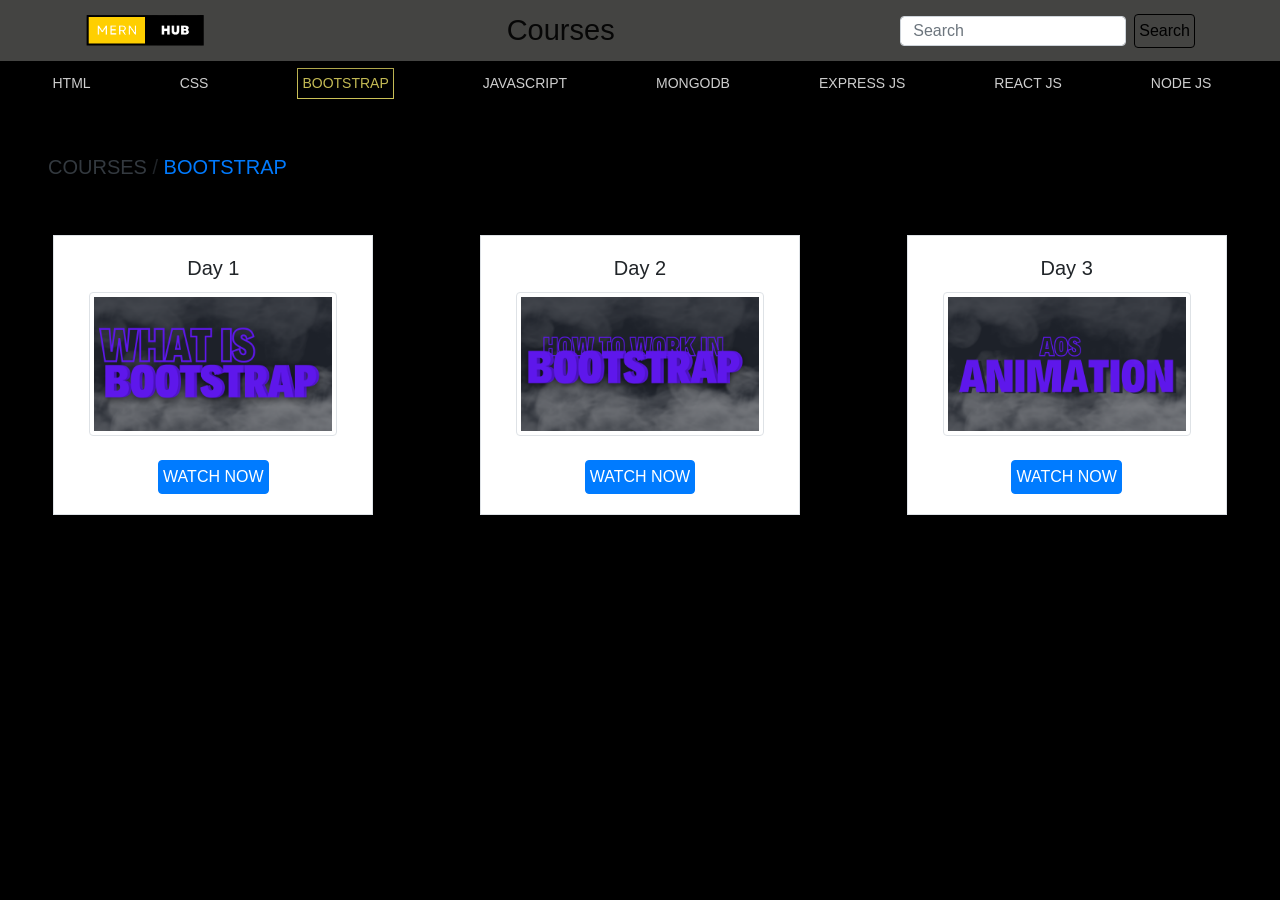
<file: courses/bootstrap.html>
<!DOCTYPE html>
<html lang="en">
<head>
  <meta charset="UTF-8">
  <meta name="viewport" content="width=device-width, initial-scale=1.0">
  <link rel="stylesheet" href="assets/css/bootstrap.min.css">
  <link rel="stylesheet" href="https://cdnjs.cloudflare.com/ajax/libs/font-awesome/6.4.2/css/all.min.css">
  <link rel="icon" href="images/bootstrap.png">
  <title>BOOTSTRAP</title>


  <style>
    body{
  margin: 0px;
  padding: 0px;
  box-sizing: border-box;
  background-color:black;
}
.navbaro{
  background-color: #444442 !important;
  font-size: 12px;
  box-shadow: rgba(0, 0, 0, 0.25) 0px 54px 55px, rgba(0, 0, 0, 0.12) 0px -12px 30px, rgba(0, 0, 0, 0.12) 0px 4px 6px, rgba(0, 0, 0, 0.17) 0px 12px 13px, rgba(0, 0, 0, 0.09) 0px -3px 5px;
}
.navbar-brand{
  color: white !important;
}
.form-control{
  height: 30px !important;
}
.coursefirst{
  font-size: 29px;
  padding: 0px;
}
.firstbtn{
  border-color: black !important;
  color: black !important;
}
.firstbtn:hover{
  color: white !important;
}
.first:focus{
  outline:none !important;
}
/* ---------------------------------------- navtwo */
.navtwoh{
  margin-top: 60px;
  background: black !important;
}
.brando{
  color: white !important;
  font-size: 14px;
}
.brando:hover{
  color: #F4E869 !important;

}
.scroll{
  display: flex ;
  justify-content: space-around ;
  width: 100vw;
}
.scroll .navtwospan{
  color: #F4E869 !important;
  border: 1px solid #F4E869;
  padding: 4px;
}
@media screen and (max-width: 1200px){
.scroll::-webkit-scrollbar {
    visibility: hidden ; 
  }
.scroll{
  display: flex;
  margin-left: 2vw;
  margin-right: 2vw;
  overflow-x: scroll;
  justify-content: start;
  gap: 12vw;
}

} 
  </style>


</head>
  <body>
    <section id="nav">
      <nav class="navbar navbaro navbar-expand-lg navbar-light bg-warning fixed-top">
      <div class="container">
        <a class="navbar-brand" href="#"><img src="images/mernhub-logo.png" alt="" width="120vw"></a>
        <button class="navbar-toggler" type="button" data-toggle="collapse" data-target="#navbarSupportedContent" aria-controls="navbarSupportedContent" aria-expanded="false" aria-label="Toggle navigation">
            <span class="navbar-toggler-icon"></span>
          </button>
        
          <div class="collapse navbar-collapse" id="navbarSupportedContent">
            <ul class="navbar-nav m-auto">
              <li class="nav-item active">
                <a class="nav-link coursefirst " href="courses.html">Courses<span class="sr-only">(current)</span></a>
              </li>
            </ul>
            <form class="form-inline my-2 my-lg-0">
              <input class="form-control outline-dark mr-sm-2 first" type="search" placeholder="Search" aria-label="Search">
              <button class="btn btn-outline-dark my-2 my-sm-0 p-1 firstbtn" type="submit">Search</button>
            </form>
          </div>
        </nav>
      </div>
    </section>
    <section id="navtwo">
      <!-- As a link -->
      <nav class="navbar navbar-light  navtwoh ">
        <div class=" scroll">
          <a class="navbar-brand brando " href="html.html">HTML</a>
          <a class="navbar-brand brando " href="css.html">CSS</a>
          <a class="navbar-brand brando navtwospan" href="bootstrap.html">BOOTSTRAP</a>
          <a class="navbar-brand brando " href="javascript.html">JAVASCRIPT</a>
          <a class="navbar-brand brando " href="mongodb.html">MONGODB</a>
          <a class="navbar-brand brando " href="express.html">EXPRESS JS</a>
          <a class="navbar-brand brando " href="react.html">REACT JS</a>
          <a class="navbar-brand brando " href="node.html">NODE JS</a>
        </div>
      </nav>
    </section>
    <section>
      <h5 class="pt-5 pl-5"><a class="text-dark" href="courses.html">COURSES</a> / <a  href="bootstrap.html">BOOTSTRAP</a></h5>
    </section>
    <section id="services">
      <div class="container-fluid">
        <div class="row  text-center justify-content-around">
          <div class="col-sm-12 col-lg-3 col-md-3 border  mt-5" style="background-color:white; box-shadow: rgba(0, 0, 0, 0.25) 0px 54px 55px, rgba(0, 0, 0, 0.12) 0px -12px 30px, rgba(0, 0, 0, 0.12) 0px 4px 6px, rgba(0, 0, 0, 0.17) 0px 12px 13px, rgba(0, 0, 0, 0.09) 0px -3px 5px;">
            <div class="card-body" >
            <h5 class="card-title">Day 1</h5>
            <img src="images/WHAT.png" class="img-thumbnail" alt="...">
            <a href="bootstrapb/oneb.html" class="btn btn-primary mt-4 p-1">WATCH NOW</a>
          </div>
          </div>
          <div class="col-sm-12 col-lg-3 col-md-3 border  mt-5" style="background-color:white; box-shadow: rgba(0, 0, 0, 0.25) 0px 54px 55px, rgba(0, 0, 0, 0.12) 0px -12px 30px, rgba(0, 0, 0, 0.12) 0px 4px 6px, rgba(0, 0, 0, 0.17) 0px 12px 13px, rgba(0, 0, 0, 0.09) 0px -3px 5px;">
            <div class="card-body">
            <h5 class="card-title">Day 2</h5>
            <img src="images/WHAT (1).png" class="img-thumbnail" alt="...">
            <a href="bootstrapb/twob.html" class="btn btn-primary mt-4 p-1">WATCH NOW</a>
          </div>
          </div>
          <div class="col-sm-12 col-lg-3 col-md-3 border  mt-5" style="background-color:white; box-shadow: rgba(0, 0, 0, 0.25) 0px 54px 55px, rgba(0, 0, 0, 0.12) 0px -12px 30px, rgba(0, 0, 0, 0.12) 0px 4px 6px, rgba(0, 0, 0, 0.17) 0px 12px 13px, rgba(0, 0, 0, 0.09) 0px -3px 5px;">
            <div class="card-body">
            <h5 class="card-title">Day 3</h5>
            <img src="images/WHAT (2).png" class="img-thumbnail" alt="...">
            <a href="bootstrapb/threeb.html" class="btn btn-primary mt-4 p-1">WATCH NOW</a>
          </div>
          </div>
        </div>
        </div>
      </div>
  
    </section>
  <script src="assets/js/jquery.min.js"></script>
  <script src="assets/js/bootstrap.bundle.min.js"></script>
</body>
</html>
</file>
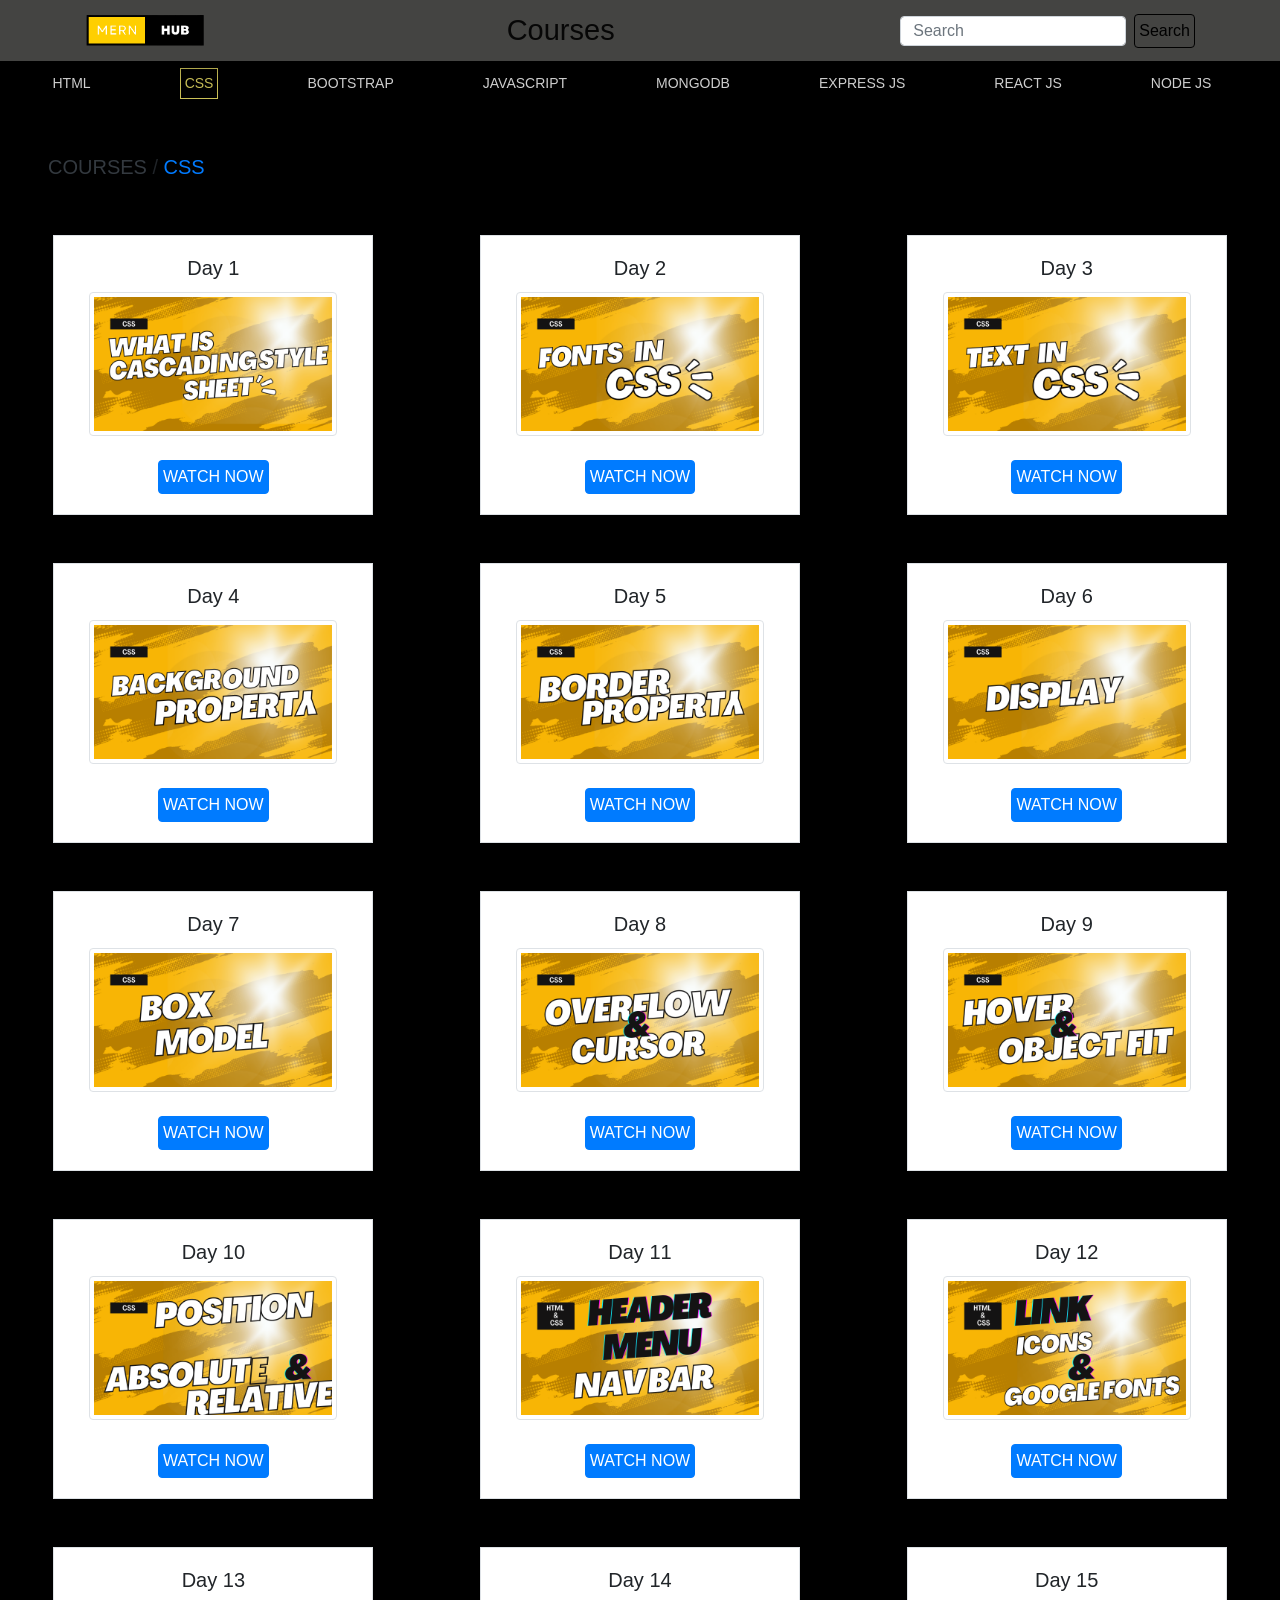
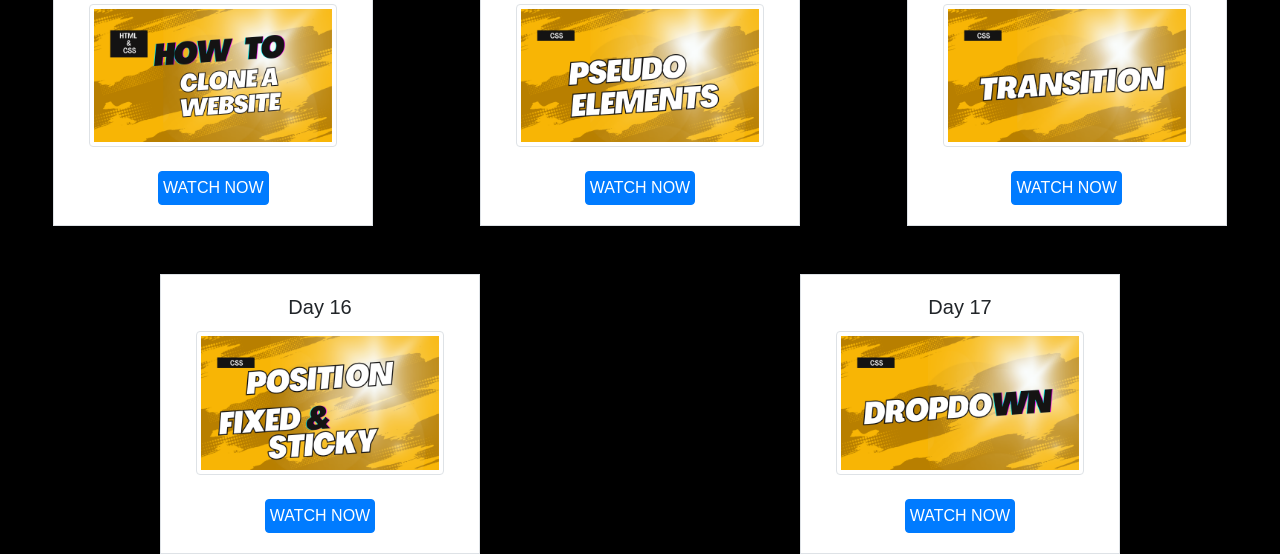
<file: courses/css.html>
<!DOCTYPE html>
<html lang="en">
<head>
  <meta charset="UTF-8">
  <meta name="viewport" content="width=device-width, initial-scale=1.0">
  <link rel="stylesheet" href="assets/css/bootstrap.min.css">
  <link rel="stylesheet" href="https://cdnjs.cloudflare.com/ajax/libs/font-awesome/6.4.2/css/all.min.css">
  <link rel="icon" href="images/css.png">
  <title>CSS</title>


  <style>
    body{
  margin: 0px;
  padding: 0px;
  box-sizing: border-box;
  background-color:black;
}
.navbaro{
  background-color: #444442 !important;
  font-size: 12px;
  box-shadow: rgba(0, 0, 0, 0.25) 0px 54px 55px, rgba(0, 0, 0, 0.12) 0px -12px 30px, rgba(0, 0, 0, 0.12) 0px 4px 6px, rgba(0, 0, 0, 0.17) 0px 12px 13px, rgba(0, 0, 0, 0.09) 0px -3px 5px;
}
.navbar-brand{
  color: white !important;
}
.form-control{
  height: 30px !important;
}
.coursefirst{
  font-size: 29px;
  padding: 0px;
}
.firstbtn{
  border-color: black !important;
  color: black !important;
}
.firstbtn:hover{
  color: white !important;
}
.first:focus{
  outline:none !important;
}
/* ---------------------------------------- navtwo */
.navtwoh{
  margin-top: 60px;
  background: black !important;
}
.brando{
  color: white !important;
  font-size: 14px;
}
.brando:hover{
  color: #F4E869 !important;

}
.scroll{
  display: flex ;
  justify-content: space-around ;
  width: 100vw;
}
.scroll .navtwospan{
  color: #F4E869 !important;
  border: 1px solid #F4E869;
  padding: 4px;
}
@media screen and (max-width: 1200px){
.scroll::-webkit-scrollbar {
    visibility: hidden ; 
  }
.scroll{
  display: flex;
  margin-left: 2vw;
  margin-right: 2vw;
  overflow-x: scroll;
  justify-content: start;
  gap: 12vw;
}

} 
  </style>


</head>
  <body>
    <section id="nav">
      <nav class="navbar navbaro navbar-expand-lg navbar-light bg-warning fixed-top">
      <div class="container">
        <a class="navbar-brand" href="#"><img src="images/mernhub-logo.png" alt="" width="120vw"></a>
        <button class="navbar-toggler" type="button" data-toggle="collapse" data-target="#navbarSupportedContent" aria-controls="navbarSupportedContent" aria-expanded="false" aria-label="Toggle navigation">
            <span class="navbar-toggler-icon"></span>
          </button>
        
          <div class="collapse navbar-collapse" id="navbarSupportedContent">
            <ul class="navbar-nav m-auto">
              <li class="nav-item active">
                <a class="nav-link coursefirst " href="courses.html">Courses<span class="sr-only">(current)</span></a>
              </li>
            </ul>
            <form class="form-inline my-2 my-lg-0">
              <input class="form-control outline-dark mr-sm-2 first" type="search" placeholder="Search" aria-label="Search">
              <button class="btn btn-outline-dark my-2 my-sm-0 p-1 firstbtn" type="submit">Search</button>
            </form>
          </div>
        </nav>
      </div>
    </section>
    <section id="navtwo">
      <!-- As a link -->
      <nav class="navbar navbar-light  navtwoh ">
        <div class=" scroll">
          <a class="navbar-brand brando " href="html.html">HTML</a>
          <a class="navbar-brand brando navtwospan" href="css.html">CSS</a>
          <a class="navbar-brand brando " href="bootstrap.html">BOOTSTRAP</a>
          <a class="navbar-brand brando " href="javascript.html">JAVASCRIPT</a>
          <a class="navbar-brand brando " href="mongodb.html">MONGODB</a>
          <a class="navbar-brand brando " href="express.html">EXPRESS JS</a>
          <a class="navbar-brand brando " href="react.html">REACT JS</a>
          <a class="navbar-brand brando " href="node.html">NODE JS</a>
        </div>
      </nav>
    </section>
    <section>
      <h5 class="pt-5 pl-5"><a class="text-dark" href="courses.html">COURSES</a> / <a  href="css.html">CSS</a></h5>
    </section>
    <section id="services">
      <div class="container-fluid">
        <div class="row  text-center justify-content-around">
          <div class="col-sm-12 col-lg-3 col-md-3 border  mt-5" style="background-color:white; box-shadow: rgba(0, 0, 0, 0.25) 0px 54px 55px, rgba(0, 0, 0, 0.12) 0px -12px 30px, rgba(0, 0, 0, 0.12) 0px 4px 6px, rgba(0, 0, 0, 0.17) 0px 12px 13px, rgba(0, 0, 0, 0.09) 0px -3px 5px;">
            <div class="card-body" >
            <h5 class="card-title">Day 1</h5>
            <img src="images/WHAT IS (6).png" class="img-thumbnail" alt="...">
            <a href="css/onec.html" class="btn btn-primary mt-4 p-1">WATCH NOW</a>
          </div>
          </div>
          <div class="col-sm-12 col-lg-3 col-md-3 border  mt-5" style="background-color:white; box-shadow: rgba(0, 0, 0, 0.25) 0px 54px 55px, rgba(0, 0, 0, 0.12) 0px -12px 30px, rgba(0, 0, 0, 0.12) 0px 4px 6px, rgba(0, 0, 0, 0.17) 0px 12px 13px, rgba(0, 0, 0, 0.09) 0px -3px 5px;">
            <div class="card-body">
            <h5 class="card-title">Day 2</h5>
            <img src="images/WHAT IS (7).png" class="img-thumbnail" alt="...">
            <a href="css/twoc.html" class="btn btn-primary mt-4 p-1">WATCH NOW</a>
          </div>
          </div>
          <div class="col-sm-12 col-lg-3 col-md-3 border  mt-5" style="background-color:white; box-shadow: rgba(0, 0, 0, 0.25) 0px 54px 55px, rgba(0, 0, 0, 0.12) 0px -12px 30px, rgba(0, 0, 0, 0.12) 0px 4px 6px, rgba(0, 0, 0, 0.17) 0px 12px 13px, rgba(0, 0, 0, 0.09) 0px -3px 5px;">
            <div class="card-body">
            <h5 class="card-title">Day 3</h5>
            <img src="images/WHAT IS (8).png" class="img-thumbnail" alt="...">
            <a href="css/threec.html" class="btn btn-primary mt-4 p-1">WATCH NOW</a>
          </div>
          </div>
        </div>
  
        <div class="row  text-center justify-content-around">
          <div class="col-sm-12 col-lg-3 col-md-3 border  mt-5" style="background-color:white; box-shadow: rgba(0, 0, 0, 0.25) 0px 54px 55px, rgba(0, 0, 0, 0.12) 0px -12px 30px, rgba(0, 0, 0, 0.12) 0px 4px 6px, rgba(0, 0, 0, 0.17) 0px 12px 13px, rgba(0, 0, 0, 0.09) 0px -3px 5px;">
            <div class="card-body" >
            <h5 class="card-title">Day 4</h5>
            <img src="images/WHAT IS (9).png" class="img-thumbnail" alt="...">
            <a href="css/fourc.html" class="btn btn-primary mt-4 p-1">WATCH NOW</a>
          </div>
          </div>
          <div class="col-sm-12 col-lg-3 col-md-3 border  mt-5" style="background-color:white; box-shadow: rgba(0, 0, 0, 0.25) 0px 54px 55px, rgba(0, 0, 0, 0.12) 0px -12px 30px, rgba(0, 0, 0, 0.12) 0px 4px 6px, rgba(0, 0, 0, 0.17) 0px 12px 13px, rgba(0, 0, 0, 0.09) 0px -3px 5px;">
            <div class="card-body">
            <h5 class="card-title">Day 5</h5>
            <img src="images/WHAT IS (10).png" class="img-thumbnail" alt="...">
            <a href="css/fivec.html" class="btn btn-primary mt-4 p-1">WATCH NOW</a>
          </div>
          </div>
          <div class="col-sm-12 col-lg-3 col-md-3 border  mt-5" style="background-color:white; box-shadow: rgba(0, 0, 0, 0.25) 0px 54px 55px, rgba(0, 0, 0, 0.12) 0px -12px 30px, rgba(0, 0, 0, 0.12) 0px 4px 6px, rgba(0, 0, 0, 0.17) 0px 12px 13px, rgba(0, 0, 0, 0.09) 0px -3px 5px;">
            <div class="card-body">
            <h5 class="card-title">Day 6</h5>
            <img src="images/WHAT IS (11).png" class="img-thumbnail" alt="...">
            <a href="css/sixc.html" class="btn btn-primary mt-4 p-1">WATCH NOW</a>
          </div>
          </div>
        </div>
  
        <div class="row  text-center justify-content-around">
          <div class="col-sm-12 col-lg-3 col-md-3 border  mt-5" style="background-color:white; box-shadow: rgba(0, 0, 0, 0.25) 0px 54px 55px, rgba(0, 0, 0, 0.12) 0px -12px 30px, rgba(0, 0, 0, 0.12) 0px 4px 6px, rgba(0, 0, 0, 0.17) 0px 12px 13px, rgba(0, 0, 0, 0.09) 0px -3px 5px;">
            <div class="card-body" >
            <h5 class="card-title">Day 7</h5>
            <img src="images/WHAT IS (12).png" class="img-thumbnail" alt="...">
            <a href="css/sevenc.html" class="btn btn-primary mt-4 p-1">WATCH NOW</a>
          </div>
          </div>
          <div class="col-sm-12 col-lg-3 col-md-3 border  mt-5" style="background-color:white; box-shadow: rgba(0, 0, 0, 0.25) 0px 54px 55px, rgba(0, 0, 0, 0.12) 0px -12px 30px, rgba(0, 0, 0, 0.12) 0px 4px 6px, rgba(0, 0, 0, 0.17) 0px 12px 13px, rgba(0, 0, 0, 0.09) 0px -3px 5px;">
            <div class="card-body">
            <h5 class="card-title">Day 8</h5>
            <img src="images/WHAT IS (13).png" class="img-thumbnail" alt="...">
            <a href="css/eightc.html" class="btn btn-primary mt-4 p-1">WATCH NOW</a>
          </div>
          </div>
          <div class="col-sm-12 col-lg-3 col-md-3 border  mt-5" style="background-color:white; box-shadow: rgba(0, 0, 0, 0.25) 0px 54px 55px, rgba(0, 0, 0, 0.12) 0px -12px 30px, rgba(0, 0, 0, 0.12) 0px 4px 6px, rgba(0, 0, 0, 0.17) 0px 12px 13px, rgba(0, 0, 0, 0.09) 0px -3px 5px;">
            <div class="card-body">
            <h5 class="card-title">Day 9</h5>
            <img src="images/WHAT IS (14).png" class="img-thumbnail" alt="...">
            <a href="css/ninec.html" class="btn btn-primary mt-4 p-1">WATCH NOW</a>
          </div>
          </div>
        </div>
  
        <div class="row  text-center justify-content-around">
          <div class="col-sm-12 col-lg-3 col-md-3 border  mt-5" style="background-color:white; box-shadow: rgba(0, 0, 0, 0.25) 0px 54px 55px, rgba(0, 0, 0, 0.12) 0px -12px 30px, rgba(0, 0, 0, 0.12) 0px 4px 6px, rgba(0, 0, 0, 0.17) 0px 12px 13px, rgba(0, 0, 0, 0.09) 0px -3px 5px;">
            <div class="card-body" >
            <h5 class="card-title">Day 10</h5>
            <img src="images/WHAT IS (15).png" class="img-thumbnail" alt="...">
            <a href="css/tenc.html" class="btn btn-primary mt-4 p-1">WATCH NOW</a>
          </div>
          </div>
          <div class="col-sm-12 col-lg-3 col-md-3 border  mt-5" style="background-color:white; box-shadow: rgba(0, 0, 0, 0.25) 0px 54px 55px, rgba(0, 0, 0, 0.12) 0px -12px 30px, rgba(0, 0, 0, 0.12) 0px 4px 6px, rgba(0, 0, 0, 0.17) 0px 12px 13px, rgba(0, 0, 0, 0.09) 0px -3px 5px;">
            <div class="card-body">
            <h5 class="card-title">Day 11</h5>
            <img src="images/WHAT IS (16).png" class="img-thumbnail" alt="...">
            <a href="css/elevenc.html" class="btn btn-primary mt-4 p-1">WATCH NOW</a>
          </div>
          </div>
          <div class="col-sm-12 col-lg-3 col-md-3 border  mt-5" style="background-color:white; box-shadow: rgba(0, 0, 0, 0.25) 0px 54px 55px, rgba(0, 0, 0, 0.12) 0px -12px 30px, rgba(0, 0, 0, 0.12) 0px 4px 6px, rgba(0, 0, 0, 0.17) 0px 12px 13px, rgba(0, 0, 0, 0.09) 0px -3px 5px;">
            <div class="card-body">
            <h5 class="card-title">Day 12</h5>
            <img src="images/WHAT IS (17).png" class="img-thumbnail" alt="...">
            <a href="css/twelvec.html" class="btn btn-primary mt-4 p-1">WATCH NOW</a>
          </div>
          </div>
        </div>
  
        <div class="row  text-center justify-content-around">
          <div class="col-sm-12 col-lg-3 col-md-3 border  mt-5" style="background-color:white; box-shadow: rgba(0, 0, 0, 0.25) 0px 54px 55px, rgba(0, 0, 0, 0.12) 0px -12px 30px, rgba(0, 0, 0, 0.12) 0px 4px 6px, rgba(0, 0, 0, 0.17) 0px 12px 13px, rgba(0, 0, 0, 0.09) 0px -3px 5px;">
            <div class="card-body" >
            <h5 class="card-title">Day 13</h5>
            <img src="images/WHAT IS (18).png" class="img-thumbnail" alt="...">
            <a href="css/thirdc.html" class="btn btn-primary mt-4 p-1">WATCH NOW</a>
          </div>
          </div>
          <div class="col-sm-12 col-lg-3 col-md-3 border  mt-5" style="background-color:white; box-shadow: rgba(0, 0, 0, 0.25) 0px 54px 55px, rgba(0, 0, 0, 0.12) 0px -12px 30px, rgba(0, 0, 0, 0.12) 0px 4px 6px, rgba(0, 0, 0, 0.17) 0px 12px 13px, rgba(0, 0, 0, 0.09) 0px -3px 5px;">
            <div class="card-body">
            <h5 class="card-title">Day 14</h5>
            <img src="images/WHAT IS (19).png" class="img-thumbnail" alt="...">
            <a href="css/fourthc.html" class="btn btn-primary mt-4 p-1">WATCH NOW</a>
          </div>
          </div>
          <div class="col-sm-12 col-lg-3 col-md-3 border  mt-5" style="background-color:white; box-shadow: rgba(0, 0, 0, 0.25) 0px 54px 55px, rgba(0, 0, 0, 0.12) 0px -12px 30px, rgba(0, 0, 0, 0.12) 0px 4px 6px, rgba(0, 0, 0, 0.17) 0px 12px 13px, rgba(0, 0, 0, 0.09) 0px -3px 5px;">
            <div class="card-body">
            <h5 class="card-title">Day 15</h5>
            <img src="images/WHAT IS (20).png" class="img-thumbnail" alt="...">
            <a href="css/fifthc.html" class="btn btn-primary mt-4 p-1">WATCH NOW</a>
          </div>
          </div>
        </div>
  
        <div class="row  text-center justify-content-around">
          <div class="col-sm-12 col-lg-3 col-md-3 border  mt-5" style="background-color:white; box-shadow: rgba(0, 0, 0, 0.25) 0px 54px 55px, rgba(0, 0, 0, 0.12) 0px -12px 30px, rgba(0, 0, 0, 0.12) 0px 4px 6px, rgba(0, 0, 0, 0.17) 0px 12px 13px, rgba(0, 0, 0, 0.09) 0px -3px 5px;">
            <div class="card-body" >
            <h5 class="card-title">Day 16</h5>
            <img src="images/WHAT IS (21).png" class="img-thumbnail" alt="...">
            <a href="css/sixthc.html" class="btn btn-primary mt-4 p-1">WATCH NOW</a>
          </div>
          </div>
          <div class="col-sm-12 col-lg-3 col-md-3 border  mt-5" style="background-color:white; box-shadow: rgba(0, 0, 0, 0.25) 0px 54px 55px, rgba(0, 0, 0, 0.12) 0px -12px 30px, rgba(0, 0, 0, 0.12) 0px 4px 6px, rgba(0, 0, 0, 0.17) 0px 12px 13px, rgba(0, 0, 0, 0.09) 0px -3px 5px;">
            <div class="card-body">
            <h5 class="card-title">Day 17</h5>
            <img src="images/WHAT IS (22).png" class="img-thumbnail" alt="...">
            <a href="css/seventhc.html" class="btn btn-primary mt-4 p-1">WATCH NOW</a>
          </div>
          </div>
        </div>

  
       
        </div>
      </div>
  
    </section>
  <script src="assets/js/jquery.min.js"></script>
  <script src="assets/js/bootstrap.bundle.min.js"></script>
</body>
</html>
</file>
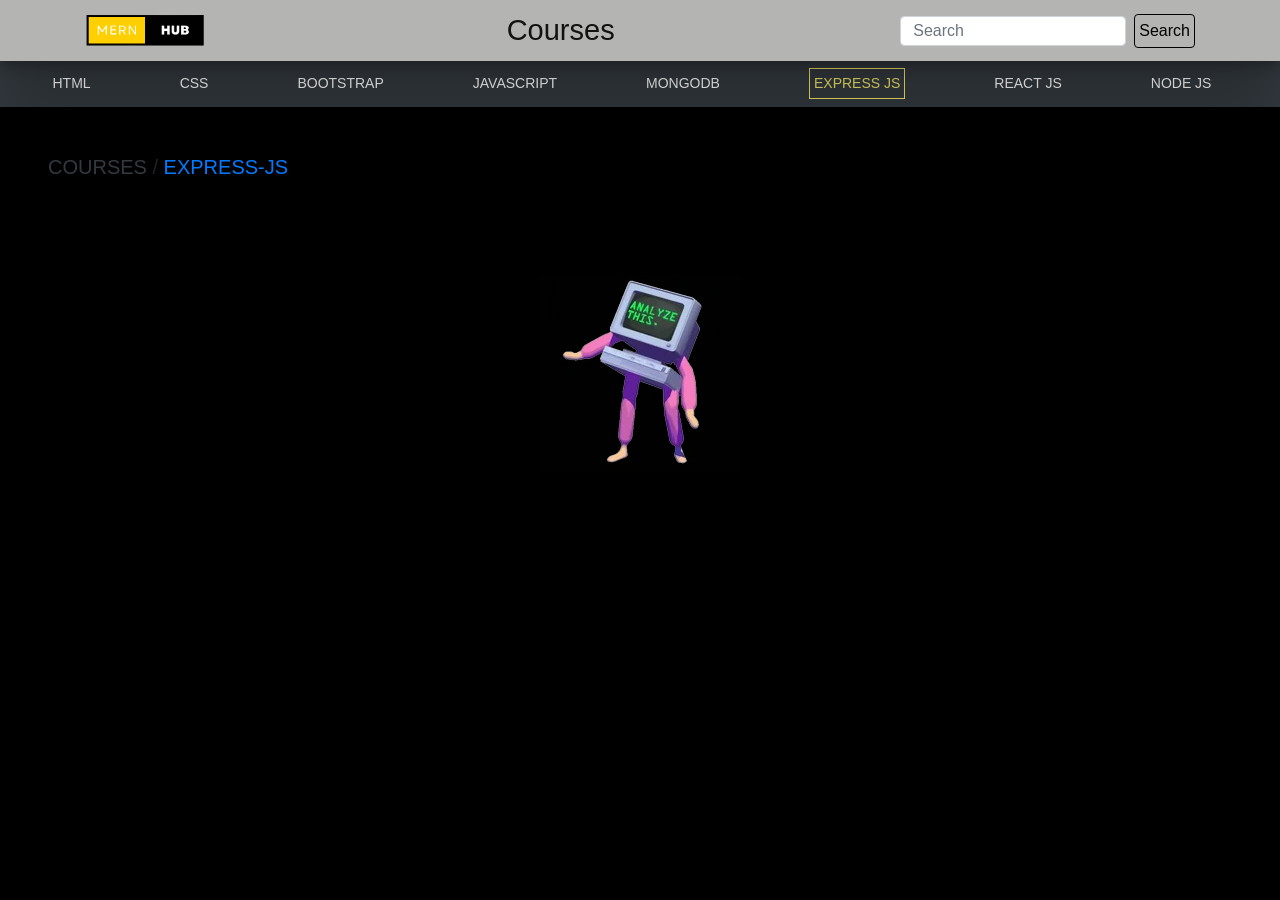
<file: courses/express.html>
<!DOCTYPE html>
<html lang="en">
<head>
  <meta charset="UTF-8">
  <meta name="viewport" content="width=device-width, initial-scale=1.0">
  <link rel="stylesheet" href="assets/css/bootstrap.min.css">
  <link rel="stylesheet" href="https://cdnjs.cloudflare.com/ajax/libs/font-awesome/6.4.2/css/all.min.css">
  <link rel="icon" href="images/express-js-logo-FA36FF1D3F-seeklogo.com.png">
  <title>EXPRESS-JS</title>


  <style>
    body{
  margin: 0px;
  padding: 0px;
  box-sizing: border-box;
  background-color:black;
}
.navbaro{
  background-color: #B4B4B3 !important;
  font-size: 12px;
  box-shadow: rgba(0, 0, 0, 0.25) 0px 54px 55px, rgba(0, 0, 0, 0.12) 0px -12px 30px, rgba(0, 0, 0, 0.12) 0px 4px 6px, rgba(0, 0, 0, 0.17) 0px 12px 13px, rgba(0, 0, 0, 0.09) 0px -3px 5px;
}
.navbar-brand{
  color: white !important;
}
.form-control{
  height: 30px !important;
}
.coursefirst{
  font-size: 29px;
  padding: 0px;
}
.firstbtn{
  border-color: black !important;
  color: black !important;
}
.firstbtn:hover{
  color: white !important;
}
.first:focus{
  outline:none !important;
}
/* ---------------------------------------- navtwo */
.navtwoh{
  margin-top: 60px;
}
.brando{
  color: white !important;
  font-size: 14px;
}
.brando:hover{
  color: #F4E869 !important;

}
.scroll{
  display: flex ;
  justify-content: space-around ;
  width: 100vw;
}
.scroll .navtwospan{
  color: #F4E869 !important;
  border: 1px solid #F4E869;
  padding: 4px;
}
@media screen and (max-width: 1200px){
.scroll::-webkit-scrollbar {
    visibility: hidden ; 
  }
.scroll{
  display: flex;
  margin-left: 2vw;
  margin-right: 2vw;
  overflow-x: scroll;
  justify-content: start;
  gap: 12vw;
}

} 
  </style>


</head>
  <body>
    <section id="nav">
      <nav class="navbar navbaro navbar-expand-lg navbar-light bg-warning fixed-top">
      <div class="container">
        <a class="navbar-brand" href="#"><img src="images/mernhub-logo.png" alt="" width="120vw"></a>
        <button class="navbar-toggler" type="button" data-toggle="collapse" data-target="#navbarSupportedContent" aria-controls="navbarSupportedContent" aria-expanded="false" aria-label="Toggle navigation">
            <span class="navbar-toggler-icon"></span>
          </button>
        
          <div class="collapse navbar-collapse" id="navbarSupportedContent">
            <ul class="navbar-nav m-auto">
              <li class="nav-item active">
                <a class="nav-link coursefirst " href="course.html">Courses<span class="sr-only">(current)</span></a>
              </li>
            </ul>
            <form class="form-inline my-2 my-lg-0">
              <input class="form-control outline-dark mr-sm-2 first" type="search" placeholder="Search" aria-label="Search">
              <button class="btn btn-outline-dark my-2 my-sm-0 p-1 firstbtn" type="submit">Search</button>
            </form>
          </div>
        </nav>
      </div>
    </section>
    <section id="navtwo">
      <!-- As a link -->
      <nav class="navbar navbar-light bg-dark navtwoh ">
        <div class=" scroll">
          <a class="navbar-brand brando " href="html.html">HTML</a>
          <a class="navbar-brand brando " href="css.html">CSS</a>
          <a class="navbar-brand brando " href="bootstrap.html">BOOTSTRAP</a>
          <a class="navbar-brand brando " href="javascript.html">JAVASCRIPT</a>
          <a class="navbar-brand brando " href="mongodb.html">MONGODB</a>
          <a class="navbar-brand brando navtwospan" href="express.html">EXPRESS JS</a>
          <a class="navbar-brand brando " href="react.html">REACT JS</a>
          <a class="navbar-brand brando " href="node.html">NODE JS</a>
        </div>
      </nav>
    </section>
    <section>
      <h5 class="pt-5 pl-5"><a class="text-dark" href="course.html">COURSES</a> / <a  href="express.html">EXPRESS-JS</a></h5>
    </section>
    <section class="text-center mt-5">
      <img src="images/200w.webp" alt="" class="mt-5">
    </section>
  <script src="assets/js/jquery.min.js"></script>
  <script src="assets/js/bootstrap.bundle.min.js"></script>
</body>
</html>
</file>
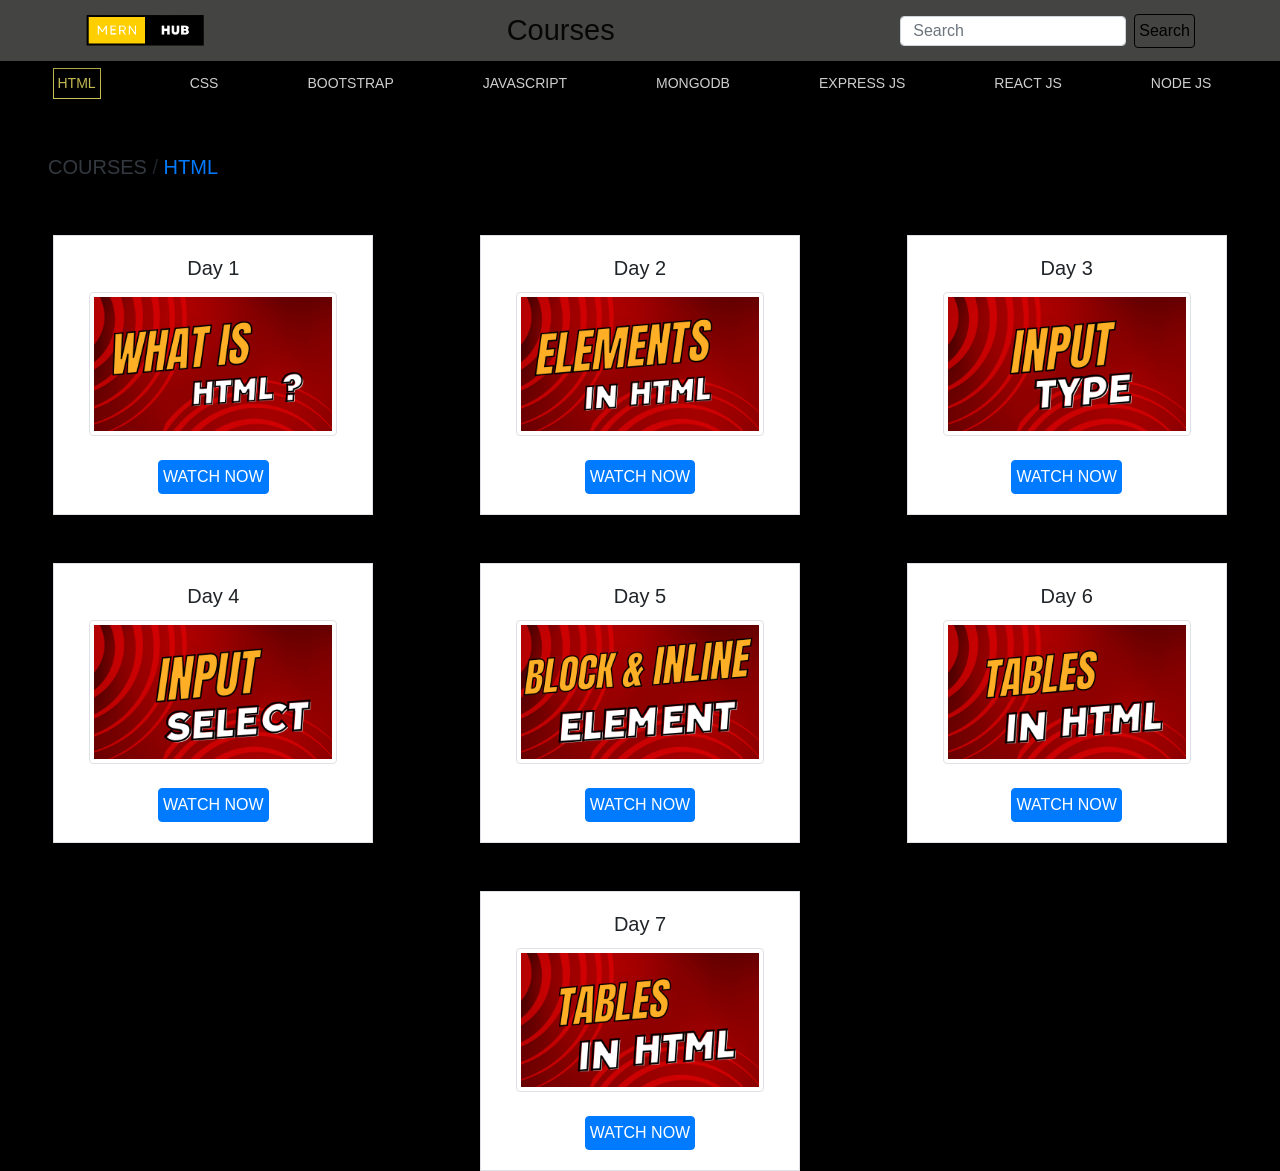
<file: courses/html.html>
<!DOCTYPE html>
<html lang="en">
<head>
  <meta charset="UTF-8">
  <meta name="viewport" content="width=device-width, initial-scale=1.0">
  <link rel="stylesheet" href="assets/css/bootstrap.min.css">
  <link rel="stylesheet" href="https://cdnjs.cloudflare.com/ajax/libs/font-awesome/6.4.2/css/all.min.css">
  <link rel="icon" href="images/html5-without-wordmark-color-logo-14D252D878-seeklogo.com.png">
  <title>HTML</title>


  <style>
    body{
  margin: 0px;
  padding: 0px;
  box-sizing: border-box;
  background-color:black;
}
.navbaro{
  background-color: #444442 !important;
  font-size: 12px;
  box-shadow: rgba(0, 0, 0, 0.25) 0px 54px 55px, rgba(0, 0, 0, 0.12) 0px -12px 30px, rgba(0, 0, 0, 0.12) 0px 4px 6px, rgba(0, 0, 0, 0.17) 0px 12px 13px, rgba(0, 0, 0, 0.09) 0px -3px 5px;
}
.navbar-brand{
  color: white !important;
}
.form-control{
  height: 30px !important;
}
.coursefirst{
  font-size: 29px;
  padding: 0px;
}
.firstbtn{
  border-color: black !important;
  color: black !important;
}
.firstbtn:hover{
  color: white !important;
}
.first:focus{
  outline:none !important;
}
/* ---------------------------------------- navtwo */
.navtwoh{
  margin-top: 60px;
  background: black !important;
}
.brando{
  color: white !important;
  font-size: 14px;
}
.brando:hover{
  color: #F4E869 !important;

}
.scroll{
  display: flex ;
  justify-content: space-around ;
  width: 100vw;
}
.scroll .navtwospan{
  color: #F4E869 !important;
  border: 1px solid #F4E869;
  padding: 4px;
}
@media screen and (max-width: 1200px){
.scroll::-webkit-scrollbar {
    visibility: hidden ; 
  }
.scroll{
  display: flex;
  margin-left: 2vw;
  margin-right: 2vw;
  overflow-x: scroll;
  justify-content: start;
  gap: 12vw;
}

} 
  </style>


</head>
  <body>
    <section id="nav">
      <nav class="navbar navbaro navbar-expand-lg navbar-light bg-warning fixed-top">
      <div class="container">
          <a class="navbar-brand" href="#"><img src="images/mernhub-logo.png" alt="" width="120vw"></a>
          <button class="navbar-toggler" type="button" data-toggle="collapse" data-target="#navbarSupportedContent" aria-controls="navbarSupportedContent" aria-expanded="false" aria-label="Toggle navigation">
            <span class="navbar-toggler-icon"></span>
          </button>
        
          <div class="collapse navbar-collapse" id="navbarSupportedContent">
            <ul class="navbar-nav m-auto">
              <li class="nav-item active">
                <a class="nav-link coursefirst " href="courses.html">Courses<span class="sr-only">(current)</span></a>
              </li>
            </ul>
            <form class="form-inline my-2 my-lg-0">
              <input class="form-control outline-dark mr-sm-2 first" type="search" placeholder="Search" aria-label="Search">
              <button class="btn btn-outline-dark my-2 my-sm-0 p-1 firstbtn" type="submit">Search</button>
            </form>
          </div>
        </nav>
      </div>
    </section>
    <section id="navtwo"  >
      <!-- As a link -->
      <nav class="navbar navbar-light  navtwoh ">
        <div class=" scroll">
          <a class="navbar-brand brando navtwospan" href="html.html">HTML</a>
          <a class="navbar-brand brando " href="css.html">CSS</a>
          <a class="navbar-brand brando " href="bootstrap.html">BOOTSTRAP</a>
          <a class="navbar-brand brando " href="javascript.html">JAVASCRIPT</a>
          <a class="navbar-brand brando " href="mongodb.html">MONGODB</a>
          <a class="navbar-brand brando " href="express.html">EXPRESS JS</a>
          <a class="navbar-brand brando " href="react.html">REACT JS</a>
          <a class="navbar-brand brando " href="node.html">NODE JS</a>
        </div>
      </nav>
    </section>

    <section>
      <h5 class="pt-5 pl-5"><a class="text-dark" href="courses.html">COURSES</a> / <a  href="html.html">HTML</a></h5>
    </section>
    <section id="services">
      <div class="container-fluid">
        <div class="row  text-center justify-content-around">
          <div class="col-sm-12 col-lg-3 col-md-3 border  mt-5" style="background-color:white; box-shadow: rgba(0, 0, 0, 0.25) 0px 54px 55px, rgba(0, 0, 0, 0.12) 0px -12px 30px, rgba(0, 0, 0, 0.12) 0px 4px 6px, rgba(0, 0, 0, 0.17) 0px 12px 13px, rgba(0, 0, 0, 0.09) 0px -3px 5px;">
            <div class="card-body" >
            <h5 class="card-title">Day 1</h5>
            <img src="images/What is.png" class="img-thumbnail" alt="...">
            <a href="html/oneh.html" class="btn btn-primary mt-4 p-1">WATCH NOW</a>
          </div>
          </div>
          <div class="col-sm-12 col-lg-3 col-md-3 border  mt-5" style="background-color:white; box-shadow: rgba(0, 0, 0, 0.25) 0px 54px 55px, rgba(0, 0, 0, 0.12) 0px -12px 30px, rgba(0, 0, 0, 0.12) 0px 4px 6px, rgba(0, 0, 0, 0.17) 0px 12px 13px, rgba(0, 0, 0, 0.09) 0px -3px 5px;">
            <div class="card-body">
            <h5 class="card-title">Day 2</h5>
            <img src="images/What is (1).png" class="img-thumbnail" alt="...">
            <a href="html/twoh.html" class="btn btn-primary mt-4 p-1">WATCH NOW</a>
          </div>
          </div>
          <div class="col-sm-12 col-lg-3 col-md-3 border  mt-5" style="background-color:white; box-shadow: rgba(0, 0, 0, 0.25) 0px 54px 55px, rgba(0, 0, 0, 0.12) 0px -12px 30px, rgba(0, 0, 0, 0.12) 0px 4px 6px, rgba(0, 0, 0, 0.17) 0px 12px 13px, rgba(0, 0, 0, 0.09) 0px -3px 5px;">
            <div class="card-body">
            <h5 class="card-title">Day 3</h5>
            <img src="images/What is (2).png" class="img-thumbnail" alt="...">
            <a href="html/threeh.html" class="btn btn-primary mt-4 p-1">WATCH NOW</a>
          </div>
          </div>
        </div>
  
        <div class="row  text-center justify-content-around">
          <div class="col-sm-12 col-lg-3 col-md-3 border  mt-5" style="background-color:white; box-shadow: rgba(0, 0, 0, 0.25) 0px 54px 55px, rgba(0, 0, 0, 0.12) 0px -12px 30px, rgba(0, 0, 0, 0.12) 0px 4px 6px, rgba(0, 0, 0, 0.17) 0px 12px 13px, rgba(0, 0, 0, 0.09) 0px -3px 5px;">
            <div class="card-body" >
            <h5 class="card-title">Day 4</h5>
            <img src="images/What is (3).png" class="img-thumbnail" alt="...">
            <a href="html/fourh.html" class="btn btn-primary mt-4 p-1">WATCH NOW</a>
          </div>
          </div>
          <div class="col-sm-12 col-lg-3 col-md-3 border  mt-5" style="background-color:white; box-shadow: rgba(0, 0, 0, 0.25) 0px 54px 55px, rgba(0, 0, 0, 0.12) 0px -12px 30px, rgba(0, 0, 0, 0.12) 0px 4px 6px, rgba(0, 0, 0, 0.17) 0px 12px 13px, rgba(0, 0, 0, 0.09) 0px -3px 5px;">
            <div class="card-body">
            <h5 class="card-title">Day 5</h5>
            <img src="images/What is (4).png" class="img-thumbnail" alt="...">
            <a href="html/fiveh.html" class="btn btn-primary mt-4 p-1">WATCH NOW</a>
          </div>
          </div>
          <div class="col-sm-12 col-lg-3 col-md-3 border  mt-5" style="background-color:white; box-shadow: rgba(0, 0, 0, 0.25) 0px 54px 55px, rgba(0, 0, 0, 0.12) 0px -12px 30px, rgba(0, 0, 0, 0.12) 0px 4px 6px, rgba(0, 0, 0, 0.17) 0px 12px 13px, rgba(0, 0, 0, 0.09) 0px -3px 5px;">
            <div class="card-body">
            <h5 class="card-title">Day 6</h5>
            <img src="images/What is (5).png" class="img-thumbnail" alt="...">
            <a href="html/sixh.html" class="btn btn-primary mt-4 p-1">WATCH NOW</a>
          </div>
          </div>
        </div>
  
        <div class="row  text-center justify-content-around">
          <div class="col-sm-12 col-lg-3 col-md-3 border  mt-5" style="background-color:white; box-shadow: rgba(0, 0, 0, 0.25) 0px 54px 55px, rgba(0, 0, 0, 0.12) 0px -12px 30px, rgba(0, 0, 0, 0.12) 0px 4px 6px, rgba(0, 0, 0, 0.17) 0px 12px 13px, rgba(0, 0, 0, 0.09) 0px -3px 5px;">
            <div class="card-body" >
            <h5 class="card-title">Day 7</h5>
            <img src="images/What is (5).png" class="img-thumbnail" alt="...">
            <a href="html/sevenh.html" class="btn btn-primary mt-4 p-1">WATCH NOW</a>
          </div>
          </div>
          </div>
        </div>
      </div>
  
    </section>
  <script src="assets/js/jquery.min.js"></script>
  <script src="assets/js/bootstrap.bundle.min.js"></script>
</body>
</html>
</file>
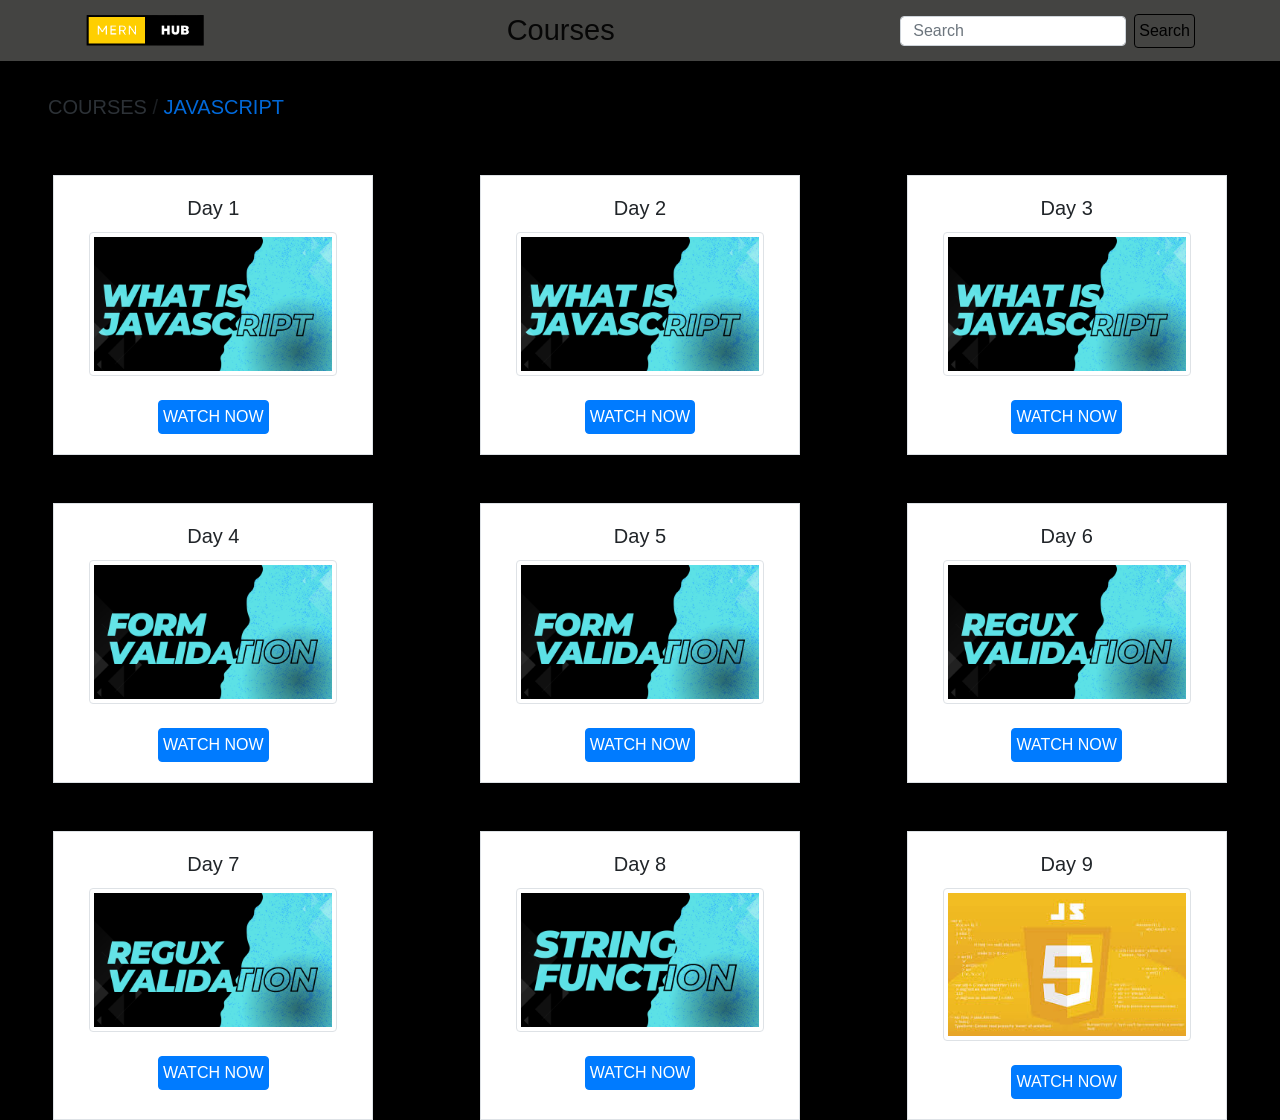
<file: courses/javascript.html>
<!DOCTYPE html>
<html lang="en">
<head>
  <meta charset="UTF-8">
  <meta name="viewport" content="width=device-width, initial-scale=1.0">
  <link rel="stylesheet" href="assets/css/bootstrap.min.css">
  <link rel="stylesheet" href="https://cdnjs.cloudflare.com/ajax/libs/font-awesome/6.4.2/css/all.min.css">
  <link rel="icon" href="images/javascript-js-logo-2949701702-seeklogo.com.png">
  <title>JAVASCRIPT</title>


  <style>
    body{
  margin: 0px;
  padding: 0px;
  box-sizing: border-box;
  background-color:black;
}
.navbaro{
  background-color: #444442 !important;
  font-size: 12px;
  box-shadow: rgba(0, 0, 0, 0.25) 0px 54px 55px, rgba(0, 0, 0, 0.12) 0px -12px 30px, rgba(0, 0, 0, 0.12) 0px 4px 6px, rgba(0, 0, 0, 0.17) 0px 12px 13px, rgba(0, 0, 0, 0.09) 0px -3px 5px;
}
.navbar-brand{
  color: white !important;
}
.form-control{
  height: 30px !important;
}
.coursefirst{
  font-size: 29px;
  padding: 0px;
}
.firstbtn{
  border-color: black !important;
  color: black !important;
}
.firstbtn:hover{
  color: white !important;
}
.first:focus{
  outline:none !important;
}
/* ---------------------------------------- navtwo */
.navtwoh{
  background: black !important;
}
.brando{
  color: white !important;
  font-size: 14px;
}
.brando:hover{
  color: #F4E869 !important;

}
.scroll{
  display: flex ;
  justify-content: space-around ;
  width: 100vw;
}
.scroll .navtwospan{
  color: #F4E869 !important;
  border: 1px solid #F4E869;
  padding: 4px;
}
@media screen and (max-width: 1200px){
.scroll::-webkit-scrollbar {
    visibility: hidden ; 
  }
.scroll{
  display: flex;
  margin-left: 2vw;
  margin-right: 2vw;
  overflow-x: scroll;
  justify-content: start;
  gap: 12vw;
}

} 
  </style>


</head>
  <body>
    <section id="nav">
      <nav class="navbar navbaro navbar-expand-lg navbar-light bg-warning fixed-top">
      <div class="container">
        <a class="navbar-brand" href="#"><img src="images/mernhub-logo.png" alt="" width="120vw"></a>
        <button class="navbar-toggler" type="button" data-toggle="collapse" data-target="#navbarSupportedContent" aria-controls="navbarSupportedContent" aria-expanded="false" aria-label="Toggle navigation">
            <span class="navbar-toggler-icon"></span>
          </button>
        
          <div class="collapse navbar-collapse" id="navbarSupportedContent">
            <ul class="navbar-nav m-auto">
              <li class="nav-item active">
                <a class="nav-link coursefirst " href="courses.html">Courses<span class="sr-only">(current)</span></a>
              </li>
            </ul>
            <form class="form-inline my-2 my-lg-0">
              <input class="form-control outline-dark mr-sm-2 first" type="search" placeholder="Search" aria-label="Search">
              <button class="btn btn-outline-dark my-2 my-sm-0 p-1 firstbtn" type="submit">Search</button>
            </form>
          </div>
        </nav>
      </div>
    </section>
    <section id="navtwo">
      <!-- As a link -->
      <nav class="navbar navbar-light navtwoh ">
        <div class=" scroll">
          <a class="navbar-brand brando " href="html.html">HTML</a>
          <a class="navbar-brand brando " href="css.html">CSS</a>
          <a class="navbar-brand brando " href="bootstrap.html">BOOTSTRAP</a>
          <a class="navbar-brand brando navtwospan" href="javascript.html">JAVASCRIPT</a>
          <a class="navbar-brand brando " href="mongodb.html">MONGODB</a>
          <a class="navbar-brand brando " href="express.html">EXPRESS JS</a>
          <a class="navbar-brand brando " href="react.html">REACT JS</a>
          <a class="navbar-brand brando " href="node.html">NODE JS</a>
        </div>
      </nav>
    </section>
    <section>
      <h5 class="pt-5 pl-5"><a class="text-dark" href="courses.html">COURSES</a> / <a  href="javascript.html">JAVASCRIPT</a></h5>
    </section>
    <section id="services">
      <div class="container-fluid">
        <div class="row  text-center justify-content-around">
          <div class="col-sm-12 col-lg-3 col-md-3 border  mt-5" style="background-color:white; box-shadow: rgba(0, 0, 0, 0.25) 0px 54px 55px, rgba(0, 0, 0, 0.12) 0px -12px 30px, rgba(0, 0, 0, 0.12) 0px 4px 6px, rgba(0, 0, 0, 0.17) 0px 12px 13px, rgba(0, 0, 0, 0.09) 0px -3px 5px;">
            <div class="card-body" >
            <h5 class="card-title">Day 1</h5>
            <img src="images/WHAT IS JAVASCRIPT.png" class="img-thumbnail" alt="...">
            <a href="javascript/onej.html" class="btn btn-primary mt-4 p-1">WATCH NOW</a>
          </div>
          </div>
          <div class="col-sm-12 col-lg-3 col-md-3 border  mt-5" style="background-color:white; box-shadow: rgba(0, 0, 0, 0.25) 0px 54px 55px, rgba(0, 0, 0, 0.12) 0px -12px 30px, rgba(0, 0, 0, 0.12) 0px 4px 6px, rgba(0, 0, 0, 0.17) 0px 12px 13px, rgba(0, 0, 0, 0.09) 0px -3px 5px;">
            <div class="card-body">
            <h5 class="card-title">Day 2</h5>
            <img src="images/WHAT IS JAVASCRIPT.png" class="img-thumbnail" alt="...">
            <a href="javascript/twoj.html" class="btn btn-primary mt-4 p-1">WATCH NOW</a>
          </div>
          </div>
          <div class="col-sm-12 col-lg-3 col-md-3 border  mt-5" style="background-color:white; box-shadow: rgba(0, 0, 0, 0.25) 0px 54px 55px, rgba(0, 0, 0, 0.12) 0px -12px 30px, rgba(0, 0, 0, 0.12) 0px 4px 6px, rgba(0, 0, 0, 0.17) 0px 12px 13px, rgba(0, 0, 0, 0.09) 0px -3px 5px;">
            <div class="card-body">
            <h5 class="card-title">Day 3</h5>
            <img src="images/WHAT IS JAVASCRIPT.png" class="img-thumbnail" alt="...">
            <a href="javascript/threej.html" class="btn btn-primary mt-4 p-1">WATCH NOW</a>
          </div>
          </div>
        </div>
  
        <div class="row  text-center justify-content-around">
          <div class="col-sm-12 col-lg-3 col-md-3 border  mt-5" style="background-color:white; box-shadow: rgba(0, 0, 0, 0.25) 0px 54px 55px, rgba(0, 0, 0, 0.12) 0px -12px 30px, rgba(0, 0, 0, 0.12) 0px 4px 6px, rgba(0, 0, 0, 0.17) 0px 12px 13px, rgba(0, 0, 0, 0.09) 0px -3px 5px;">
            <div class="card-body" >
            <h5 class="card-title">Day 4</h5>
            <img src="images/WHAT IS JAVASCRIPT (1).png" class="img-thumbnail" alt="...">
            <a href="javascript/fourj.html" class="btn btn-primary mt-4 p-1">WATCH NOW</a>
          </div>
          </div>
          <div class="col-sm-12 col-lg-3 col-md-3 border  mt-5" style="background-color:white; box-shadow: rgba(0, 0, 0, 0.25) 0px 54px 55px, rgba(0, 0, 0, 0.12) 0px -12px 30px, rgba(0, 0, 0, 0.12) 0px 4px 6px, rgba(0, 0, 0, 0.17) 0px 12px 13px, rgba(0, 0, 0, 0.09) 0px -3px 5px;">
            <div class="card-body">
            <h5 class="card-title">Day 5</h5>
            <img src="images/WHAT IS JAVASCRIPT (1).png" class="img-thumbnail" alt="...">
            <a href="javascript/fivej.html" class="btn btn-primary mt-4 p-1">WATCH NOW</a>
          </div>
          </div>
          <div class="col-sm-12 col-lg-3 col-md-3 border  mt-5" style="background-color:white; box-shadow: rgba(0, 0, 0, 0.25) 0px 54px 55px, rgba(0, 0, 0, 0.12) 0px -12px 30px, rgba(0, 0, 0, 0.12) 0px 4px 6px, rgba(0, 0, 0, 0.17) 0px 12px 13px, rgba(0, 0, 0, 0.09) 0px -3px 5px;">
            <div class="card-body">
            <h5 class="card-title">Day 6</h5>
            <img src="images/WHAT IS JAVASCRIPT (2).png" class="img-thumbnail" alt="...">
            <a href="javascript/sixj.html" class="btn btn-primary mt-4 p-1">WATCH NOW</a>
          </div>
          </div>
        </div>
  
        <div class="row  text-center justify-content-around">
          <div class="col-sm-12 col-lg-3 col-md-3 border  mt-5" style="background-color:white; box-shadow: rgba(0, 0, 0, 0.25) 0px 54px 55px, rgba(0, 0, 0, 0.12) 0px -12px 30px, rgba(0, 0, 0, 0.12) 0px 4px 6px, rgba(0, 0, 0, 0.17) 0px 12px 13px, rgba(0, 0, 0, 0.09) 0px -3px 5px;">
            <div class="card-body" >
            <h5 class="card-title">Day 7</h5>
            <img src="images/WHAT IS JAVASCRIPT (2).png" class="img-thumbnail" alt="...">
            <a href="javascript/sevenj.html" class="btn btn-primary mt-4 p-1">WATCH NOW</a>
          </div>
          </div>
          <div class="col-sm-12 col-lg-3 col-md-3 border  mt-5" style="background-color:white; box-shadow: rgba(0, 0, 0, 0.25) 0px 54px 55px, rgba(0, 0, 0, 0.12) 0px -12px 30px, rgba(0, 0, 0, 0.12) 0px 4px 6px, rgba(0, 0, 0, 0.17) 0px 12px 13px, rgba(0, 0, 0, 0.09) 0px -3px 5px;">
            <div class="card-body" >
            <h5 class="card-title">Day 8</h5>
            <img src="images/WHAT IS JAVASCRIPT (3).png" class="img-thumbnail" alt="...">
            <a href="javascript/eightj.html" class="btn btn-primary mt-4 p-1">WATCH NOW</a>
          </div>
          </div>
          <div class="col-sm-12 col-lg-3 col-md-3 border  mt-5" style="background-color:white; box-shadow: rgba(0, 0, 0, 0.25) 0px 54px 55px, rgba(0, 0, 0, 0.12) 0px -12px 30px, rgba(0, 0, 0, 0.12) 0px 4px 6px, rgba(0, 0, 0, 0.17) 0px 12px 13px, rgba(0, 0, 0, 0.09) 0px -3px 5px;">
            <div class="card-body" >
            <h5 class="card-title">Day 9</h5>
            <img src="images/images.jfif" class="img-thumbnail" alt="...">
            <a href="#" class="btn btn-primary mt-4 p-1">WATCH NOW</a>
          </div>
          </div>
          </div>
        </div>
      </div>
  
    </section>
  <script src="assets/js/jquery.min.js"></script>
  <script src="assets/js/bootstrap.bundle.min.js"></script>
</body>
</html>
</file>
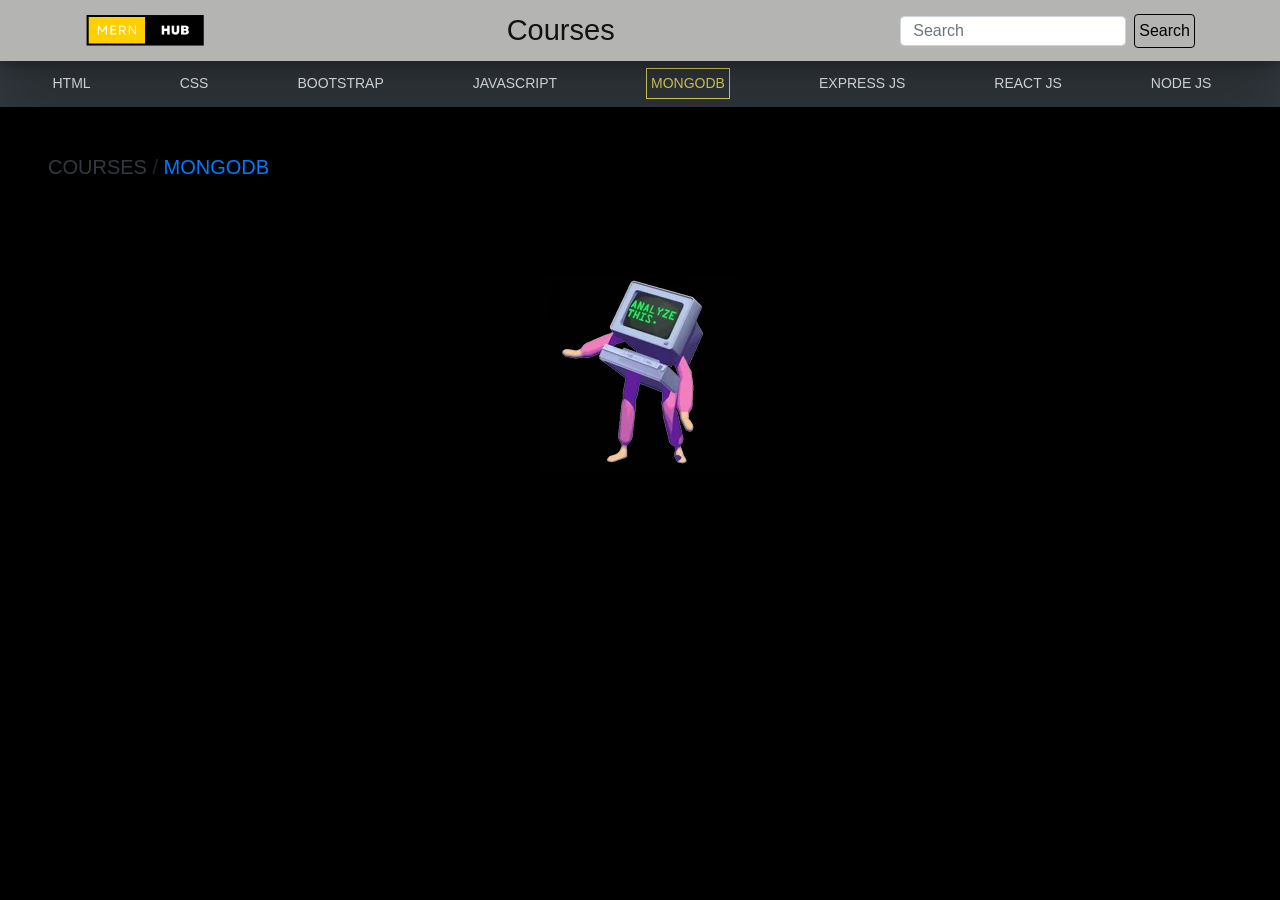
<file: courses/mongodb.html>
<!DOCTYPE html>
<html lang="en">
<head>
  <meta charset="UTF-8">
  <meta name="viewport" content="width=device-width, initial-scale=1.0">
  <link rel="stylesheet" href="assets/css/bootstrap.min.css">
  <link rel="stylesheet" href="https://cdnjs.cloudflare.com/ajax/libs/font-awesome/6.4.2/css/all.min.css">
  <link rel="icon" href="images/mongodb-logo-655F7D542D-seeklogo.com.png">
  <title>MONGODB</title>


  <style>
    body{
  margin: 0px;
  padding: 0px;
  box-sizing: border-box;
  background-color:black;
}
.navbaro{
  background-color: #B4B4B3 !important;
  font-size: 12px;
  box-shadow: rgba(0, 0, 0, 0.25) 0px 54px 55px, rgba(0, 0, 0, 0.12) 0px -12px 30px, rgba(0, 0, 0, 0.12) 0px 4px 6px, rgba(0, 0, 0, 0.17) 0px 12px 13px, rgba(0, 0, 0, 0.09) 0px -3px 5px;
}
.navbar-brand{
  color: white !important;
}
.form-control{
  height: 30px !important;
}
.coursefirst{
  font-size: 29px;
  padding: 0px;
}
.firstbtn{
  border-color: black !important;
  color: black !important;
}
.firstbtn:hover{
  color: white !important;
}
.first:focus{
  outline:none !important;
}
/* ---------------------------------------- navtwo */
.navtwoh{
  margin-top: 60px;
}
.brando{
  color: white !important;
  font-size: 14px;
}
.brando:hover{
  color: #F4E869 !important;

}
.scroll{
  display: flex ;
  justify-content: space-around ;
  width: 100vw;
}
.scroll .navtwospan{
  color: #F4E869 !important;
  border: 1px solid #F4E869;
  padding: 4px;
}
@media screen and (max-width: 1200px){
.scroll::-webkit-scrollbar {
    visibility: hidden ; 
  }
.scroll{
  display: flex;
  margin-left: 2vw;
  margin-right: 2vw;
  overflow-x: scroll;
  justify-content: start;
  gap: 12vw;
}

} 
  </style>


</head>
  <body>
    <section id="nav">
      <nav class="navbar navbaro navbar-expand-lg navbar-light bg-warning fixed-top">
      <div class="container">
        <a class="navbar-brand" href="#"><img src="images/mernhub-logo.png" alt="" width="120vw"></a>
        <button class="navbar-toggler" type="button" data-toggle="collapse" data-target="#navbarSupportedContent" aria-controls="navbarSupportedContent" aria-expanded="false" aria-label="Toggle navigation">
            <span class="navbar-toggler-icon"></span>
          </button>
        
          <div class="collapse navbar-collapse" id="navbarSupportedContent">
            <ul class="navbar-nav m-auto">
              <li class="nav-item active">
                <a class="nav-link coursefirst " href="course.html">Courses<span class="sr-only">(current)</span></a>
              </li>
            </ul>
            <form class="form-inline my-2 my-lg-0">
              <input class="form-control outline-dark mr-sm-2 first" type="search" placeholder="Search" aria-label="Search">
              <button class="btn btn-outline-dark my-2 my-sm-0 p-1 firstbtn" type="submit">Search</button>
            </form>
          </div>
        </nav>
      </div>
    </section>
    <section id="navtwo">
      <!-- As a link -->
      <nav class="navbar navbar-light bg-dark navtwoh ">
        <div class=" scroll">
          <a class="navbar-brand brando " href="html.html">HTML</a>
          <a class="navbar-brand brando " href="css.html">CSS</a>
          <a class="navbar-brand brando " href="bootstrap.html">BOOTSTRAP</a>
          <a class="navbar-brand brando " href="javascript.html">JAVASCRIPT</a>
          <a class="navbar-brand brando navtwospan" href="mongodb.html">MONGODB</a>
          <a class="navbar-brand brando " href="express.html">EXPRESS JS</a>
          <a class="navbar-brand brando " href="react.html">REACT JS</a>
          <a class="navbar-brand brando " href="node.html">NODE JS</a>
        </div>
      </nav>
    </section>
    <section>
      <h5 class="pt-5 pl-5"><a class="text-dark" href="course.html">COURSES</a> / <a  href="mongodb.html">MONGODB</a></h5>
    </section>
    <section class="text-center mt-5">
      <img src="images/200w.webp" alt="" class="mt-5">
    </section>
  <script src="assets/js/jquery.min.js"></script>
  <script src="assets/js/bootstrap.bundle.min.js"></script>
</body>
</html>
</file>
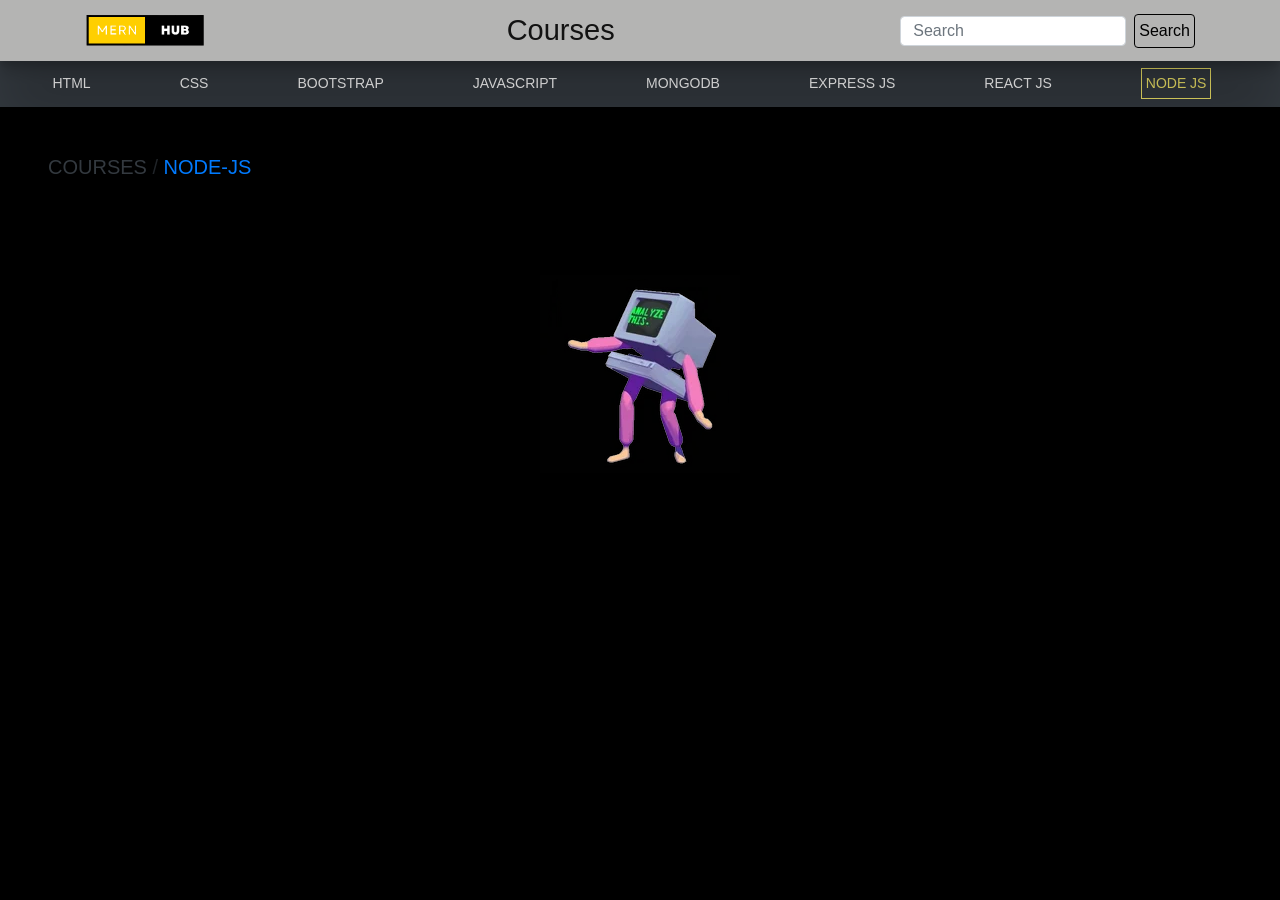
<file: courses/node.html>
<!DOCTYPE html>
<html lang="en">
<head>
  <meta charset="UTF-8">
  <meta name="viewport" content="width=device-width, initial-scale=1.0">
  <link rel="stylesheet" href="assets/css/bootstrap.min.css">
  <link rel="stylesheet" href="https://cdnjs.cloudflare.com/ajax/libs/font-awesome/6.4.2/css/all.min.css">
  <link rel="icon" href="images/node-node-js-logo-81A4CC16D2-seeklogo.com.png">
  <title>NODE-JS</title>


  <style>
    body{
  margin: 0px;
  padding: 0px;
  box-sizing: border-box;
  background-color:BLACK;
}
.navbaro{
  background-color: #B4B4B3 !important;
  font-size: 12px;
  box-shadow: rgba(0, 0, 0, 0.25) 0px 54px 55px, rgba(0, 0, 0, 0.12) 0px -12px 30px, rgba(0, 0, 0, 0.12) 0px 4px 6px, rgba(0, 0, 0, 0.17) 0px 12px 13px, rgba(0, 0, 0, 0.09) 0px -3px 5px;
}
.navbar-brand{
  color: white !important;
}
.form-control{
  height: 30px !important;
}
.coursefirst{
  font-size: 29px;
  padding: 0px;
}
.firstbtn{
  border-color: black !important;
  color: black !important;
}
.firstbtn:hover{
  color: white !important;
}
.first:focus{
  outline:none !important;
}
/* ---------------------------------------- navtwo */
.navtwoh{
  margin-top: 60px;
}
.brando{
  color: white !important;
  font-size: 14px;
}
.brando:hover{
  color: #F4E869 !important;

}
.scroll{
  display: flex ;
  justify-content: space-around ;
  width: 100vw;
}
.scroll .navtwospan{
  color: #F4E869 !important;
  border: 1px solid #F4E869;
  padding: 4px;
}
@media screen and (max-width: 1200px){
.scroll::-webkit-scrollbar {
    visibility: hidden ; 
  }
.scroll{
  display: flex;
  margin-left: 2vw;
  margin-right: 2vw;
  overflow-x: scroll;
  justify-content: start;
  gap: 12vw;
}

} 
  </style>


</head>
  <body>
    <section id="nav">
      <nav class="navbar navbaro navbar-expand-lg navbar-light bg-warning fixed-top">
      <div class="container">
        <a class="navbar-brand" href="#"><img src="images/mernhub-logo.png" alt="" width="120vw"></a>
        <button class="navbar-toggler" type="button" data-toggle="collapse" data-target="#navbarSupportedContent" aria-controls="navbarSupportedContent" aria-expanded="false" aria-label="Toggle navigation">
            <span class="navbar-toggler-icon"></span>
          </button>
        
          <div class="collapse navbar-collapse" id="navbarSupportedContent">
            <ul class="navbar-nav m-auto">
              <li class="nav-item active">
                <a class="nav-link coursefirst " href="course.html">Courses<span class="sr-only">(current)</span></a>
              </li>
            </ul>
            <form class="form-inline my-2 my-lg-0">
              <input class="form-control outline-dark mr-sm-2 first" type="search" placeholder="Search" aria-label="Search">
              <button class="btn btn-outline-dark my-2 my-sm-0 p-1 firstbtn" type="submit">Search</button>
            </form>
          </div>
        </nav>
      </div>
    </section>
    <section id="navtwo">
      <!-- As a link -->
      <nav class="navbar navbar-light bg-dark navtwoh ">
        <div class=" scroll">
          <a class="navbar-brand brando " href="html.html">HTML</a>
          <a class="navbar-brand brando " href="css.html">CSS</a>
          <a class="navbar-brand brando " href="bootstrap.html">BOOTSTRAP</a>
          <a class="navbar-brand brando " href="javascript.html">JAVASCRIPT</a>
          <a class="navbar-brand brando " href="mongodb.html">MONGODB</a>
          <a class="navbar-brand brando " href="express.html">EXPRESS JS</a>
          <a class="navbar-brand brando " href="react.html">REACT JS</a>
          <a class="navbar-brand brando navtwospan" href="node.html">NODE JS</a>
        </div>
      </nav>
    </section>
    <section>
      <h5 class="pt-5 pl-5"><a class="text-dark" href="course.html">COURSES</a> / <a  href="node.html">NODE-JS</a></h5>
    </section>
    <section class="text-center mt-5">
      <img src="images/200w.webp" alt="" class="mt-5">
    </section>
  <script src="assets/js/jquery.min.js"></script>
  <script src="assets/js/bootstrap.bundle.min.js"></script>
</body>
</html>
</file>
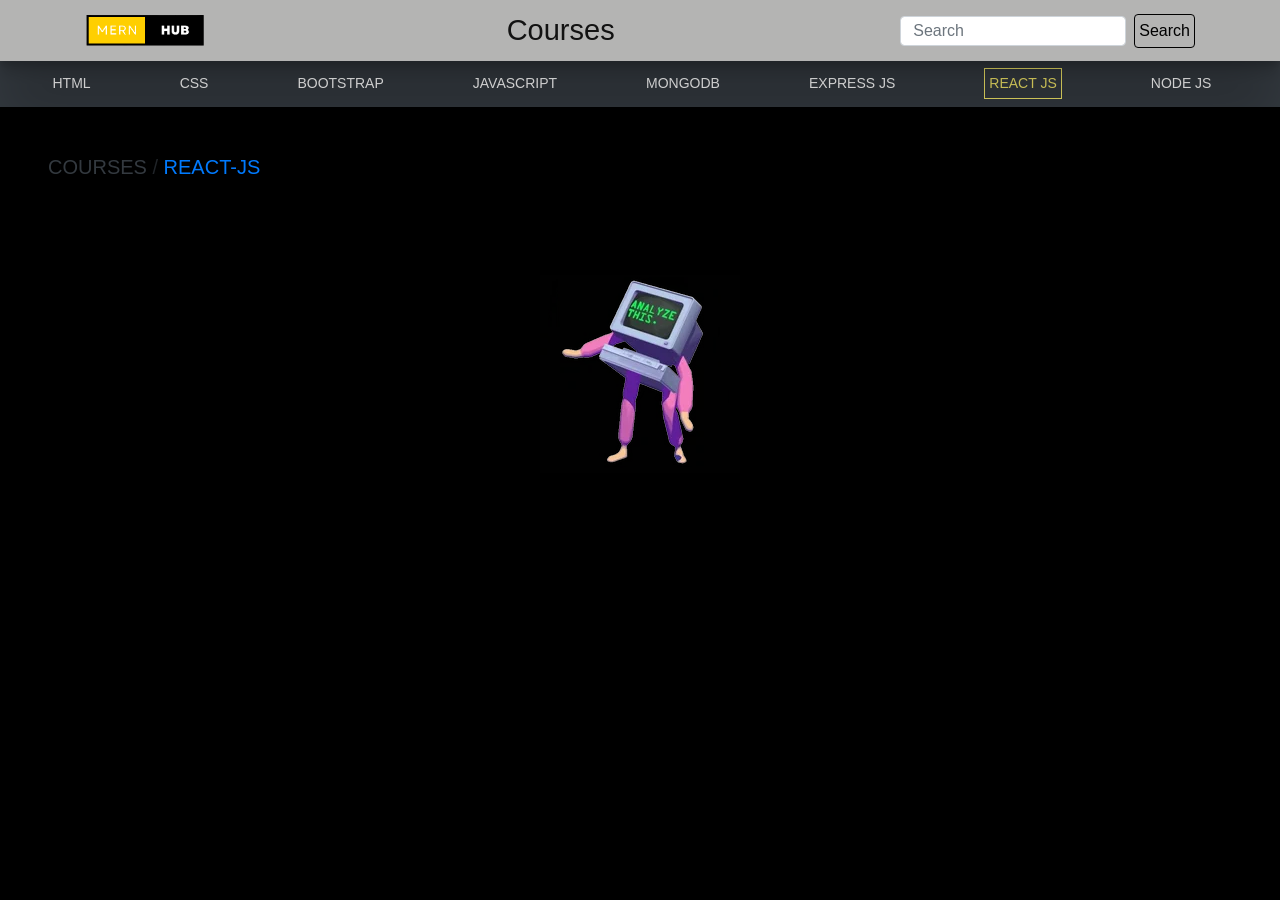
<file: courses/react.html>
<!DOCTYPE html>
<html lang="en">
<head>
  <meta charset="UTF-8">
  <meta name="viewport" content="width=device-width, initial-scale=1.0">
  <link rel="stylesheet" href="assets/css/bootstrap.min.css">
  <link rel="stylesheet" href="https://cdnjs.cloudflare.com/ajax/libs/font-awesome/6.4.2/css/all.min.css">
  <link rel="icon" href="images/react-logo-7B3CE81517-seeklogo.com.png">
  <title>REACT-JS</title>


  <style>
    body{
  margin: 0px;
  padding: 0px;
  box-sizing: border-box;
  background-color:black;
}
.navbaro{
  background-color: #B4B4B3 !important;
  font-size: 12px;
  box-shadow: rgba(0, 0, 0, 0.25) 0px 54px 55px, rgba(0, 0, 0, 0.12) 0px -12px 30px, rgba(0, 0, 0, 0.12) 0px 4px 6px, rgba(0, 0, 0, 0.17) 0px 12px 13px, rgba(0, 0, 0, 0.09) 0px -3px 5px;
}
.navbar-brand{
  color: white !important;
}
.form-control{
  height: 30px !important;
}
.coursefirst{
  font-size: 29px;
  padding: 0px;
}
.firstbtn{
  border-color: black !important;
  color: black !important;
}
.firstbtn:hover{
  color: white !important;
}
.first:focus{
  outline:none !important;
}
/* ---------------------------------------- navtwo */
.navtwoh{
  margin-top: 60px;
}
.brando{
  color: white !important;
  font-size: 14px;
}
.brando:hover{
  color: #F4E869 !important;

}
.scroll{
  display: flex ;
  justify-content: space-around ;
  width: 100vw;
}
.scroll .navtwospan{
  color: #F4E869 !important;
  border: 1px solid #F4E869;
  padding: 4px;
}
@media screen and (max-width: 1200px){
.scroll::-webkit-scrollbar {
    visibility: hidden ; 
  }
.scroll{
  display: flex;
  margin-left: 2vw;
  margin-right: 2vw;
  overflow-x: scroll;
  justify-content: start;
  gap: 12vw;
}

} 
  </style>


</head>
  <body>
    <section id="nav">
      <nav class="navbar navbaro navbar-expand-lg navbar-light bg-warning fixed-top">
      <div class="container">
        <a class="navbar-brand" href="#"><img src="images/mernhub-logo.png" alt="" width="120vw"></a>
        <button class="navbar-toggler" type="button" data-toggle="collapse" data-target="#navbarSupportedContent" aria-controls="navbarSupportedContent" aria-expanded="false" aria-label="Toggle navigation">
            <span class="navbar-toggler-icon"></span>
          </button>
        
          <div class="collapse navbar-collapse" id="navbarSupportedContent">
            <ul class="navbar-nav m-auto">
              <li class="nav-item active">
                <a class="nav-link coursefirst " href="course.html">Courses<span class="sr-only">(current)</span></a>
              </li>
            </ul>
            <form class="form-inline my-2 my-lg-0">
              <input class="form-control outline-dark mr-sm-2 first" type="search" placeholder="Search" aria-label="Search">
              <button class="btn btn-outline-dark my-2 my-sm-0 p-1 firstbtn" type="submit">Search</button>
            </form>
          </div>
        </nav>
      </div>
    </section>
    <section id="navtwo">
      <!-- As a link -->
      <nav class="navbar navbar-light bg-dark navtwoh ">
        <div class=" scroll">
          <a class="navbar-brand brando " href="html.html">HTML</a>
          <a class="navbar-brand brando " href="css.html">CSS</a>
          <a class="navbar-brand brando " href="bootstrap.html">BOOTSTRAP</a>
          <a class="navbar-brand brando " href="javascript.html">JAVASCRIPT</a>
          <a class="navbar-brand brando " href="mongodb.html">MONGODB</a>
          <a class="navbar-brand brando " href="express.html">EXPRESS JS</a>
          <a class="navbar-brand brando navtwospan" href="react.html">REACT JS</a>
          <a class="navbar-brand brando " href="node.html">NODE JS</a>
        </div>
      </nav>
    </section>
    <section>
      <h5 class="pt-5 pl-5"><a class="text-dark" href="course.html">COURSES</a> / <a  href="react.html">REACT-JS</a></h5>
    </section>
    <section class="text-center mt-5">
      <img src="images/200w.webp" alt="" class="mt-5">
    </section>
  <script src="assets/js/jquery.min.js"></script>
  <script src="assets/js/bootstrap.bundle.min.js"></script>
</body>
</html>
</file>
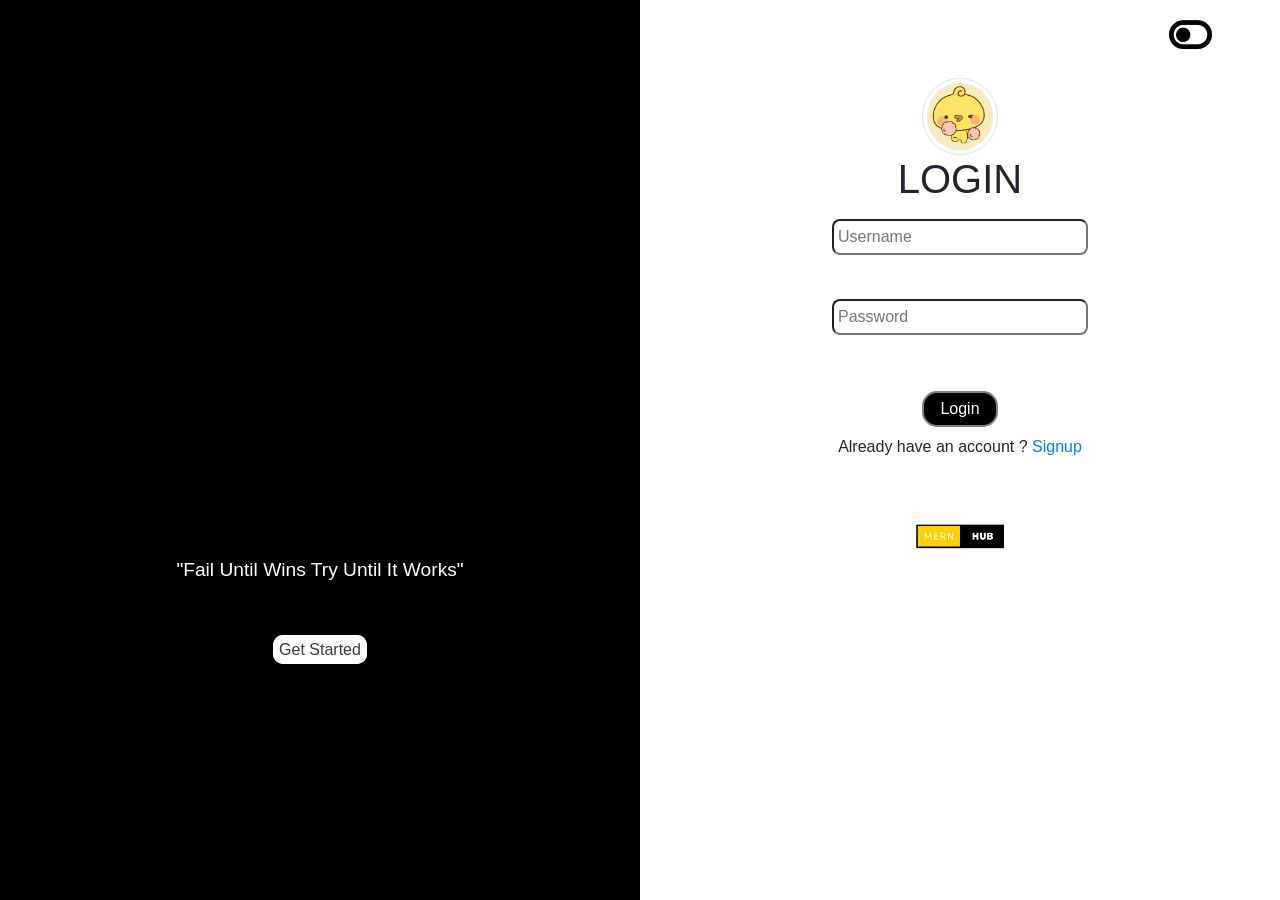
<file: login/signin.html>
<!DOCTYPE html>
<html lang="en">
<head>
  <meta charset="UTF-8">
  <meta name="viewport" content="width=device-width, initial-scale=1.0">
  <link rel="stylesheet" href="../assets/css/bootstrap.min.css">
  <link rel="stylesheet" href="https://cdnjs.cloudflare.com/ajax/libs/font-awesome/6.4.2/css/all.min.css">
  <link rel="icon" href="images/mernhub-logo.png">  
  <title>MERN-HUB</title>


  <style>
    body{
  margin: 0px;
  padding: 0px;
  box-sizing: border-box;
  overflow-x: hidden !important;
}
.username:focus,.password:focus{
    outline: none !important;
  }
  .cviedio{
  height: 20rem;
  /* margin-top: 7rem; */
  }

@media screen and (max-width: 1200px) {
  #left,#leftt{
    display: none !important;
  }
  .username,.password{
    width: 70vw !important;
  }
  .imagee{
    width: 20vw !important;
    height: 20vw !important;
  }
  #on,#off{
    font-size: 8vw !important;
  }
  #off{
    left: 6.2vw !important;
  }
  
}
</style>
</head>
  <body>
    <div class="container-fluid">
      <div class="row">
        <div class="col d-flex justify-content-center flex-column align-items-center " id="left" style="width: 50vw; height: 100vh;color: white; background-color: black;">
          <video loop autoplay muted class="cviedio"> 
            <source src="images/cviedio.mp4" type="video/mp4" >
          </video>
          <h4 style="font-size: 1.5vw;">"Fail Until Wins Try Until It Works"</h4>
          <div class="mt-5">
            <a href="../courses/courses.html" style="border: 2px solid white; border-radius: 10px; background-color: white; " class="p-1 text-dark  ">Get Started</a>
          </div>
        </div>
        <div id="black" class="col" id="right" style="width: 50vw; height: 100vh;background-color: white;">
          <div class="toggle d-flex justify-content-end p-3 pr-5">
            <i style="font-size: 3vw; color: black; position: relative; left: 3vw; " class="fa-solid fa-toggle-off "id="off"></i>
          <i  style="font-size: 3vw; color: white;visibility: hidden" class="fa-solid fa-toggle-on " id="on"></i>
          </div>
          <div class="d-flex text-center flex-column align-items-center
          white" >
            <div>
              <img src="images/right.gif" class="img-thumbnail mt-2 imagee" alt="..." style="width: 6vw ; height: 6vw ; border-radius: 500px ;" id="imagee">
            </div>
            <div class="">
              <h1 >LOGIN</h1>
            </div>
            <div>
              <form action="#"  >
                <div>
                  <input type="text" placeholder="Username" style="width: 20vw; border-radius: 8px; "class="username p-1 mt-2">
                <p id="usernamelabel" style="visibility: hidden;">Enter Username</p>
                </div>
                <div>
                  <input type="password" placeholder="Password" style="width: 20vw; border-radius: 8px;   "class="password p-1 mt-1">
                <p id="passwordlabel" style="visibility: hidden;">Enter Password</p>

                <input type="button" id="btn" value="Login" style="background-color: black; color: white; border-radius: 15px; border: solid 2px grey;" class="px-3 py-1 mt-3">
              </form>
            </div>
            <div>
              <p class="mt-2">Already have an account ? <a href="signup.html">Signup</a></p>
            </div>
            <a href="../courses/courses.html"><img src="images/mernhub-logo.png" alt="" width="90vw" class="mt-5"></a>          </div>
        </div>
      </div>
    </div>


  <script src="../assets/js/jquery.min.js"></script>
  <script src="../assets/js/bootstrap.bundle.min.js"></script>
  <script src="signin.js">

  </script>
</body>
</html>
</file>
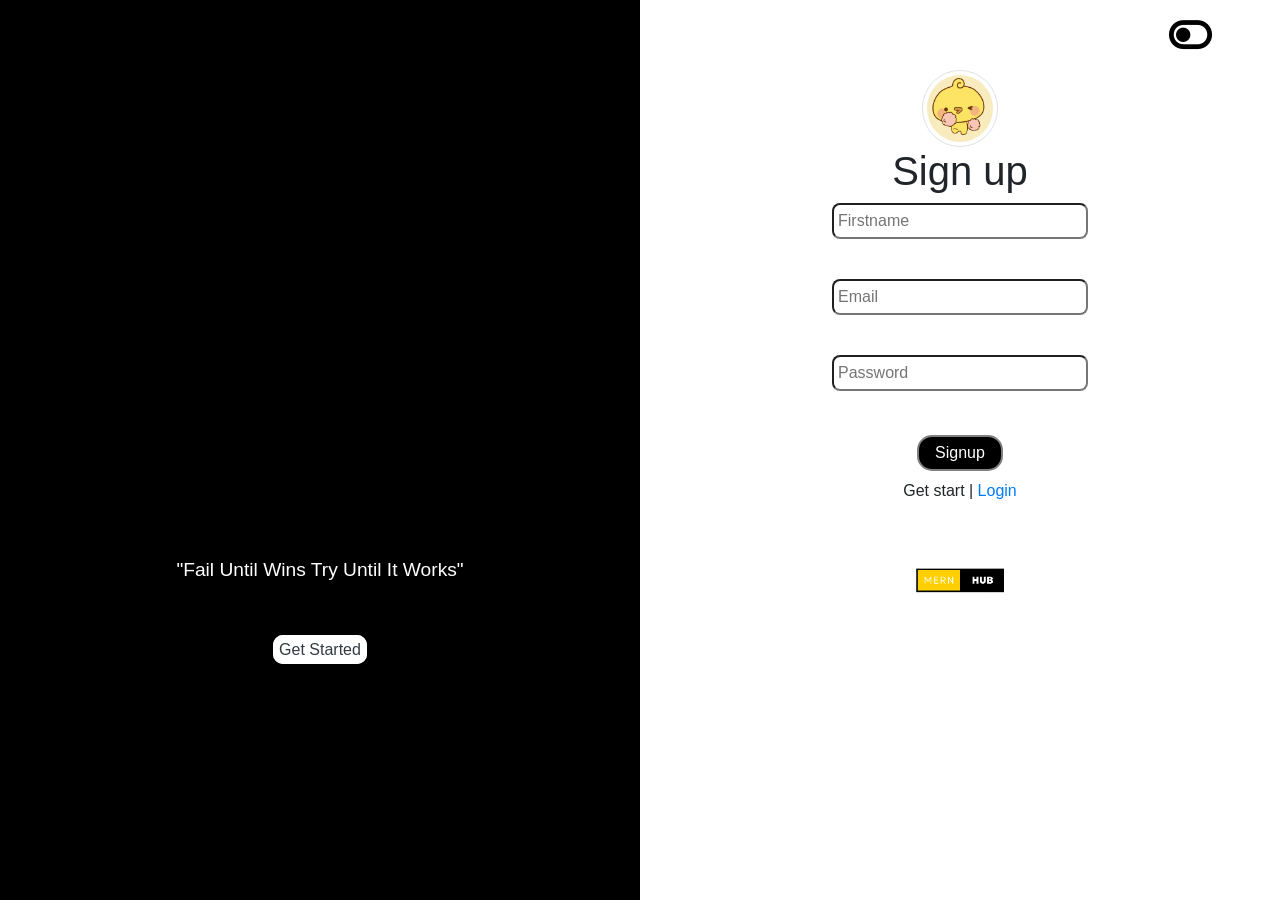
<file: login/signup.html>
<!DOCTYPE html>
<html lang="en">
<head>
  <meta charset="UTF-8">
  <meta name="viewport" content="width=device-width, initial-scale=1.0">
  <link rel="stylesheet" href="../assets/css/bootstrap.min.css">
  <link rel="stylesheet" href="https://cdnjs.cloudflare.com/ajax/libs/font-awesome/6.4.2/css/all.min.css">
  <link rel="icon" href="images/mernhub-logo.png">  
  <title>MERN-HUB</title>


  <style>
    body{
  margin: 0px;
  padding: 0px;
  box-sizing: border-box;
  overflow-x: hidden !important;
}
.username:focus,.password:focus,.email:focus{
    outline: none !important;
  }
  .cviedio{
  height: 20rem;
  /* margin-top: 7rem; */
  }

@media screen and (max-width: 1200px) {
  #left{
    display: none !important;
  }
  .username,.password,.email{
    width: 70vw !important;
  }
  .imagee{
    width: 20vw !important;
    height: 20vw !important;
  }
  #on,#off{
    font-size: 8vw !important;
  }
  #off{
    left: 6.2vw !important;
  }
  
}
</style>
</head>
  <body>
    <div class="container-fluid">
      <div class="row">
        <div class="col d-flex justify-content-center flex-column align-items-center " id="left" style="width: 50vw; height: 100vh;color: white; background-color: black;">
          <video loop autoplay muted class="cviedio"> 
            <source src="images/cviedio.mp4" type="video/mp4" >
          </video>
          <h4 style="font-size: 1.5vw;">"Fail Until Wins Try Until It Works"</h4>
          <div class="mt-5">
            <a href="../courses/courses.html" style="border: 2px solid white; border-radius: 10px; background-color: white; " class="p-1 text-dark  ">Get Started</a>
          </div>
        </div>
        <div id="black" class="col" id="right" style="width: 50vw; height: 100vh;background-color: white;">
          <div class="toggle d-flex justify-content-end p-3 pr-5">
            <i style="font-size: 3vw; color: black; position: relative; left: 3vw; " class="fa-solid fa-toggle-off "id="off"></i>
          <i  style="font-size: 3vw; color: white;visibility: hidden" class="fa-solid fa-toggle-on " id="on"></i>
          </div>
          <div class="d-flex text-center flex-column align-items-center
          white" >
            <div>
              <img src="images/right.gif" class="img-thumbnail  imagee" alt="..." style="width: 6vw ; height: 6vw ; border-radius: 500px ;" id="imagee">
            </div>
            <div class="">
              <h1 >Sign up</h1>
            </div>
            <div>
              <form action="#"  >
                <div>
                  <input type="text" placeholder="Firstname" style="width: 20vw; border-radius: 8px; "class="username p-1 ">
                <p id="usernamelabel" style="visibility: hidden;">Enter Firstname</p>
                </div>
                <div>
                  <input type="email" placeholder="Email" style="width: 20vw; border-radius: 8px; "class="email p-1 ">
                <p id="emaillabel" style="visibility: hidden;">Enter Email</p>
                </div>
                <div>
                  <input type="password" placeholder="Password" style="width: 20vw; border-radius: 8px;   "class="password p-1 ">
                <p id="passwordlabel" style="visibility: hidden;">Enter Password</p>

                <input type="button" id="btn" value="Signup" style="background-color: black; color: white; border-radius: 15px; border: solid 2px grey;" class="px-3 py-1 mt-1">
              </form>
            </div>
            <div>
              <p class="mt-2">Get start |<a href="signin.html"> Login</a></p>
            </div>
            <a href="../courses/courses.html"><img src="images/mernhub-logo.png" alt="" width="90vw" class="mt-5"></a>
          </div>
        </div>
      </div>
    </div>


  <script src="../assets/js/jquery.min.js"></script>
  <script src="../assets/js/bootstrap.bundle.min.js"></script>
  <script src="signup.js">

  </script>
</body>
</html>
</file>
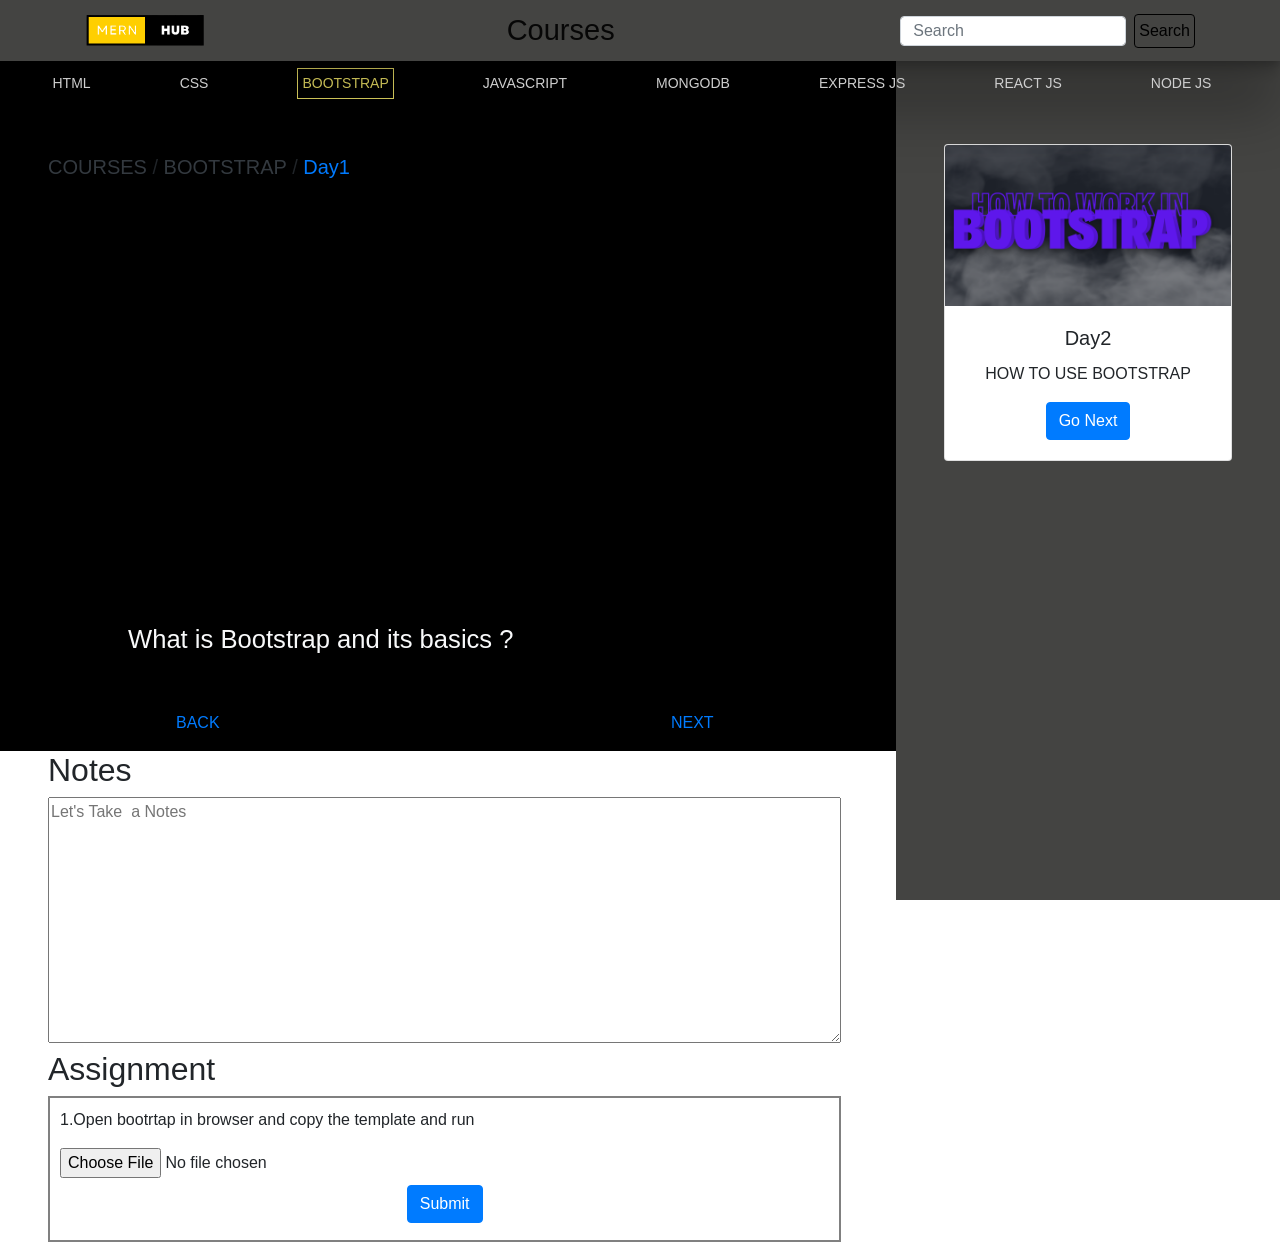
<file: courses/bootstrapb/oneb.html>
<!DOCTYPE html>
<html lang="en">
<head>
  <meta charset="UTF-8">
  <meta name="viewport" content="width=device-width, initial-scale=1.0">
  <link rel="stylesheet" href="../assets/css/bootstrap.min.css">
  <link rel="stylesheet" href="https://cdnjs.cloudflare.com/ajax/libs/font-awesome/6.4.2/css/all.min.css">
  <link rel="icon" href="../images/bootstrap.png">  <title>BOOTSTRAP</title>


  <style>
    body{
  margin: 0px;
  padding: 0px;
  box-sizing: border-box;
  background-color:black;
  overflow-x: hidden !important;
}
.navbaro{
  background-color: #444442 !important;
  font-size: 12px;
  box-shadow: rgba(0, 0, 0, 0.25) 0px 54px 55px, rgba(0, 0, 0, 0.12) 0px -12px 30px, rgba(0, 0, 0, 0.12) 0px 4px 6px, rgba(0, 0, 0, 0.17) 0px 12px 13px, rgba(0, 0, 0, 0.09) 0px -3px 5px;
}
.navbar-brand{
  color: white !important;
}
.form-control{
  height: 30px !important;
}
.coursefirst{
  font-size: 29px;
  padding: 0px;
}
.firstbtn{
  border-color: black !important;
  color: black !important;
}
.firstbtn:hover{
  color: white !important;
}
.first:focus{
  outline:none !important;
}
/* ---------------------------------------- navtwo */
.navtwoh{
  margin-top: 60px;
  background: black !important;

}
.brando{
  color: white !important;
  font-size: 14px;
}
.brando:hover{
  color: #F4E869 !important;

}
.scroll{
  display: flex ;
  justify-content: space-around ;
  width: 100vw;
  z-index: 3;
}
.scroll .navtwospan{
  color: #F4E869 !important;
  border: 1px solid #F4E869;
  padding: 4px;
}
.sidenav{
  background: #444442 !important;
}




@media screen and (max-width: 1200px) {
  .main{
    width: 100vw !important;
    display: flex;
    justify-content: center;
  }
  .main iframe{
    width: 90vw !important;
    height: 70vw !important;
  }
  .sidenav{
    display: none !important;
  }
  .cont-to{
    margin-left: 5vw !important;
    margin-top: 2vw !important;
  }
  .cont-to h1{
    font-size: 5vw !important;
  }
  .scroll::-webkit-scrollbar {
    visibility: hidden ; 
  }
.scroll{
  display: flex;
  margin-left: 2vw;
  margin-right: 2vw;
  overflow-x: scroll;
  justify-content: start;
  gap: 12vw;
}
textarea{
  width: 100% !important;
}
.Assignment{
  width: 100% !important;
}
.next-back{
  width: 100% !important;
}

  }
  </style>


</head>
  <body>
    <section id="nav">
      <nav class="navbar navbaro navbar-expand-lg navbar-light bg-warning fixed-top">
      <div class="container">
        <a class="navbar-brand" href="#"><img src="../images/mernhub-logo.png" alt="" width="120vw "></a>
        <button class="navbar-toggler" type="button" data-toggle="collapse" data-target="#navbarSupportedContent" aria-controls="navbarSupportedContent" aria-expanded="false" aria-label="Toggle navigation">
            <span class="navbar-toggler-icon"></span>
          </button>
        
          <div class="collapse navbar-collapse" id="navbarSupportedContent">
            <ul class="navbar-nav m-auto">
              <li class="nav-item active">
                <a class="nav-link coursefirst " href="../courses.html">Courses<span class="sr-only">(current)</span></a>
              </li>
            </ul>
            <form class="form-inline my-2 my-lg-0">
              <input class="form-control outline-dark mr-sm-2 first" type="search" placeholder="Search" aria-label="Search">
              <button class="btn btn-outline-dark my-2 my-sm-0 p-1 firstbtn" type="submit">Search</button>
            </form>
          </div>
        </nav>
      </div>
    </section>
    <section id="navtwo" >
      <!-- As a link -->
      <nav class="navbar navbar-light bg-dark navtwoh ">
        <div class=" scroll">
          <a class="navbar-brand brando " href="../html.html">HTML</a>
          <a class="navbar-brand brando " href="../css.html">CSS</a>
          <a class="navbar-brand brando navtwospan" href="../bootstrap.html">BOOTSTRAP</a>
          <a class="navbar-brand brando " href="../javascript.html">JAVASCRIPT</a>
          <a class="navbar-brand brando " href="../mongodb.html">MONGODB</a>
          <a class="navbar-brand brando " href="../express.html">EXPRESS JS</a>
          <a class="navbar-brand brando " href="../react.html">REACT JS</a>
          <a class="navbar-brand brando " href="../node.html">NODE JS</a>
        </div>
      </nav>
    </section>
    <section>
      <h5 class="pt-5 pl-5"><a class="text-dark" href="../courses.html">COURSES</a> / <a class="text-dark" href="../bootstrap.html">BOOTSTRAP</a> / <a href="oneb.html">Day1</a></h5>
    </section>
    <section>
      <div class="sidenav bg-dark fixed-top d-flex justify-content-center " style="width: 30%; height: 100vh; z-index: -1; left: 70vw; z-index: 2;">
        <div class="next mt-5  pt-5 text-center">
          <div class="card mt-5 " style="width: 18rem;">
            <img src="../images/WHAT (1).png" class="card-img-top" alt="...">
            <div class="card-body">
              <h5 class="card-title">Day2</h5>
              <p class="card-text">HOW TO USE BOOTSTRAP</p>
              <a href="twob.html" class="btn btn-primary">Go Next</a>
            </div>
          </div>
        </div>
      </div>
      <div class="main d-flex justify-content-center mt-5" style="width: 70%;">
        <iframe src="https://www.youtube.com/embed/m2COGTp7cTs" frameborder="0" style="width: 50vw; height: 30vw;"></iframe>
      </div>
    </section>
    <section  style=" text-align: start; margin-left: 10vw; margin-top: 1vw;" class="cont-to">
      <h1  class="text-light pb-5" style="font-size: 2vw;">What is Bootstrap and its basics ?</h1>
      <div class="d-flex justify-content-between next-back" style="width: 55%;">
        <a href="../bootstrap.html" class="  mx-5 mb-3 back">BACK</a>
      <a href="twoc.html" class="  mx-5 mb-3 next" >NEXT</a>
      </div>
    </section>
    <section id="notes" style="width: 100vw; background-color: white; " class="pl-5 pr-5">
      <div>
        <h2>Notes</h2>
        <textarea name="Notes" id="note" cols="50" rows="10" placeholder="Let's Take  a Notes" style="overflow: hidden; width: 67%;"></textarea>
        <h2>Assignment</h2>
        <div class="Assignment" style="width: 67%; border: solid 2px grey; padding: 10px;">
          <p>1.Open bootrtap in browser and copy the template and run</p>
          <form action="">
            <input type="file"><br>
            <div class="btn d-flex justify-content-center">
              <a href="#" class="btn btn-primary">Submit</a>
            </div>
          </form>
        </div>        
      </div>
    </section>
  <script src="../assets/js/jquery.min.js"></script>
  <script src="../assets/js/bootstrap.bundle.min.js"></script>
</body>
</html>
</file>
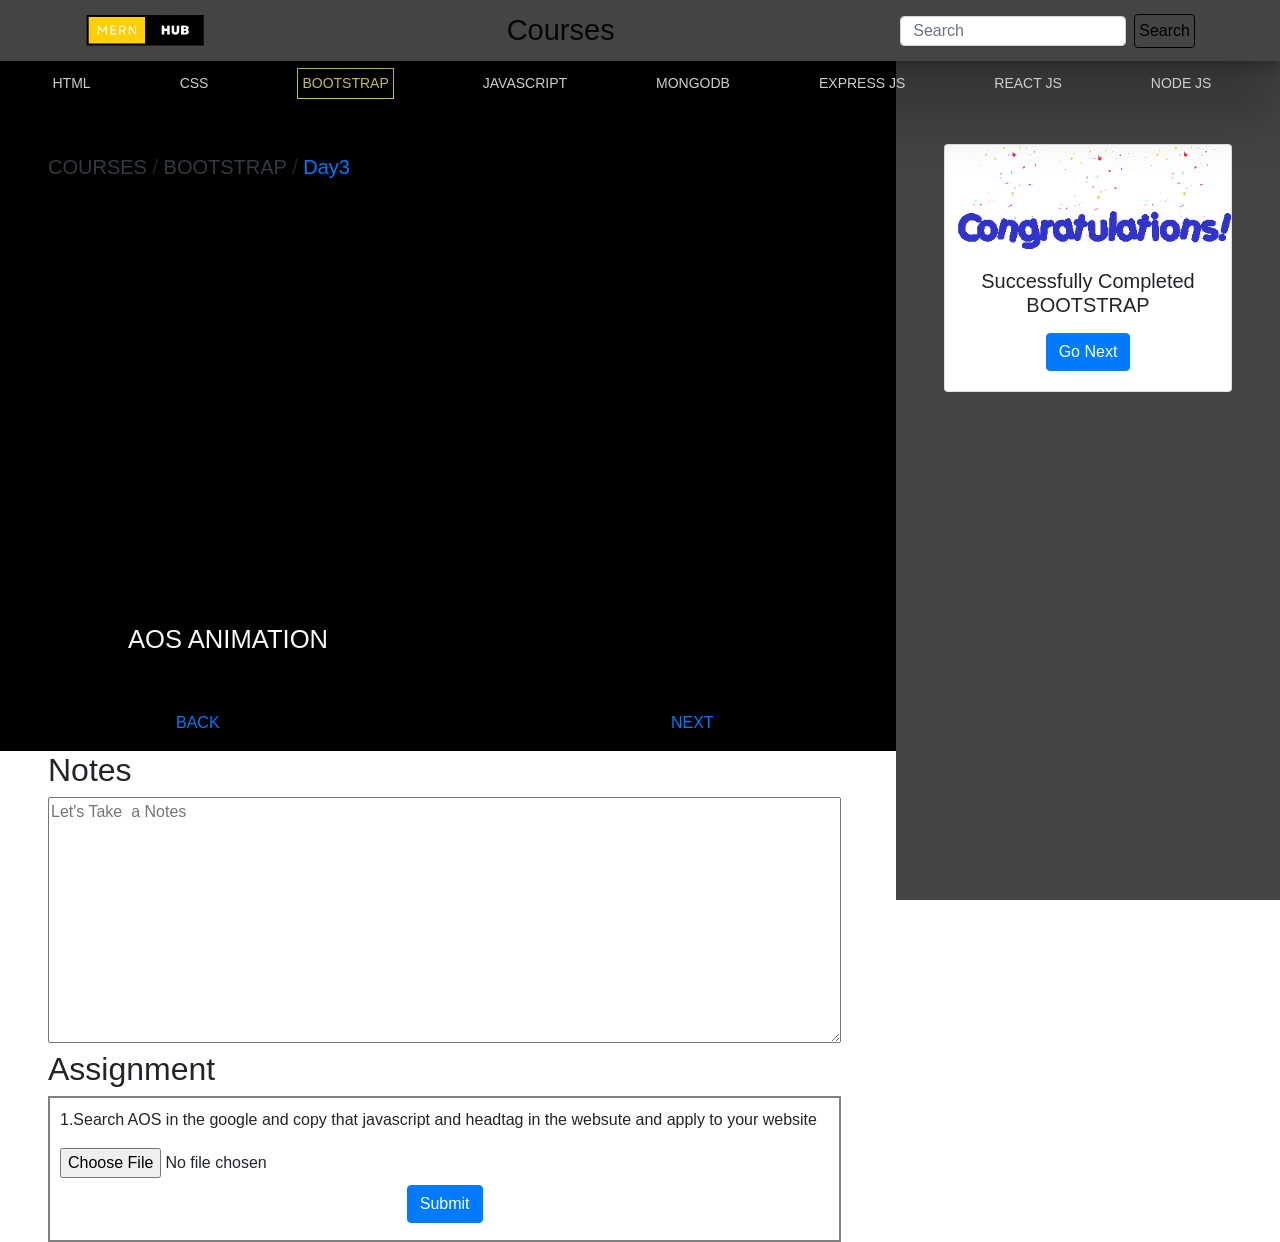
<file: courses/bootstrapb/threeb.html>
<!DOCTYPE html>
<html lang="en">
<head>
  <meta charset="UTF-8">
  <meta name="viewport" content="width=device-width, initial-scale=1.0">
  <link rel="stylesheet" href="../assets/css/bootstrap.min.css">
  <link rel="stylesheet" href="https://cdnjs.cloudflare.com/ajax/libs/font-awesome/6.4.2/css/all.min.css">
  <link rel="icon" href="../images/bootstrap.png">  <title>BOOTSTRAP</title>


  <style>
    body{
  margin: 0px;
  padding: 0px;
  box-sizing: border-box;
  background-color:black;
  overflow-x: hidden !important;
}
.navbaro{
  background-color: #444442 !important;
  font-size: 12px;
  box-shadow: rgba(0, 0, 0, 0.25) 0px 54px 55px, rgba(0, 0, 0, 0.12) 0px -12px 30px, rgba(0, 0, 0, 0.12) 0px 4px 6px, rgba(0, 0, 0, 0.17) 0px 12px 13px, rgba(0, 0, 0, 0.09) 0px -3px 5px;
}
.navbar-brand{
  color: white !important;
}
.form-control{
  height: 30px !important;
}
.coursefirst{
  font-size: 29px;
  padding: 0px;
}
.firstbtn{
  border-color: black !important;
  color: black !important;
}
.firstbtn:hover{
  color: white !important;
}
.first:focus{
  outline:none !important;
}
/* ---------------------------------------- navtwo */
.navtwoh{
  margin-top: 60px;
  background: black !important;

}
.brando{
  color: white !important;
  font-size: 14px;
}
.brando:hover{
  color: #F4E869 !important;

}
.scroll{
  display: flex ;
  justify-content: space-around ;
  width: 100vw;
  z-index: 3;
}
.scroll .navtwospan{
  color: #F4E869 !important;
  border: 1px solid #F4E869;
  padding: 4px;
}
.sidenav{
  background: #444442 !important;
}




@media screen and (max-width: 1200px) {
  .main{
    width: 100vw !important;
    display: flex;
    justify-content: center;
  }
  .main iframe{
    width: 90vw !important;
    height: 70vw !important;
  }
  .sidenav{
    display: none !important;
  }
  .cont-to{
    margin-left: 5vw !important;
    margin-top: 2vw !important;
  }
  .cont-to h1{
    font-size: 5vw !important;
  }
  .scroll::-webkit-scrollbar {
    visibility: hidden ; 
  }
.scroll{
  display: flex;
  margin-left: 2vw;
  margin-right: 2vw;
  overflow-x: scroll;
  justify-content: start;
  gap: 12vw;
}
textarea{
  width: 100% !important;
}
.Assignment{
  width: 100% !important;
}
.next-back{
  width: 100% !important;
}

  }
  </style>


</head>
  <body>
    <section id="nav">
      <nav class="navbar navbaro navbar-expand-lg navbar-light bg-warning fixed-top">
      <div class="container">
        <a class="navbar-brand" href="#"><img src="../images/mernhub-logo.png" alt="" width="120vw "></a>
        <button class="navbar-toggler" type="button" data-toggle="collapse" data-target="#navbarSupportedContent" aria-controls="navbarSupportedContent" aria-expanded="false" aria-label="Toggle navigation">
            <span class="navbar-toggler-icon"></span>
          </button>
        
          <div class="collapse navbar-collapse" id="navbarSupportedContent">
            <ul class="navbar-nav m-auto">
              <li class="nav-item active">
                <a class="nav-link coursefirst " href="../courses.html">Courses<span class="sr-only">(current)</span></a>
              </li>
            </ul>
            <form class="form-inline my-2 my-lg-0">
              <input class="form-control outline-dark mr-sm-2 first" type="search" placeholder="Search" aria-label="Search">
              <button class="btn btn-outline-dark my-2 my-sm-0 p-1 firstbtn" type="submit">Search</button>
            </form>
          </div>
        </nav>
      </div>
    </section>
    <section id="navtwo" >
      <!-- As a link -->
      <nav class="navbar navbar-light bg-dark navtwoh ">
        <div class=" scroll">
          <a class="navbar-brand brando " href="../html.html">HTML</a>
          <a class="navbar-brand brando " href="../css.html">CSS</a>
          <a class="navbar-brand brando navtwospan" href="../bootstrap.html">BOOTSTRAP</a>
          <a class="navbar-brand brando " href="../javascript.html">JAVASCRIPT</a>
          <a class="navbar-brand brando " href="../mongodb.html">MONGODB</a>
          <a class="navbar-brand brando " href="../express.html">EXPRESS JS</a>
          <a class="navbar-brand brando " href="../react.html">REACT JS</a>
          <a class="navbar-brand brando " href="../node.html">NODE JS</a>
        </div>
      </nav>
    </section>
    <section>
      <h5 class="pt-5 pl-5"><a class="text-dark" href="../courses.html">COURSES</a> / <a class="text-dark" href="../bootstrap.html">BOOTSTRAP</a> / <a href="threeb.html">Day3</a></h5>
    </section>
    <section>
      <div class="sidenav bg-dark fixed-top d-flex justify-content-center " style="width: 30%; height: 100vh; z-index: -1; left: 70vw; z-index: 2;">
        <div class="next mt-5  pt-5 text-center">
          <div class="card mt-5 " style="width: 18rem;">
            <img src="../images/word-art-animated.gif" class="card-img-top" alt="...">
            <div class="card-body">
              <h5 class="card-title">Successfully Completed BOOTSTRAP</h5>
              <p class="card-text"></p>
              <a href="../javascript.html" class="btn btn-primary">Go Next</a>
            </div>
          </div>
        </div>
      </div>
      <div class="main d-flex justify-content-center mt-5" style="width: 70%;">
        <iframe src="https://www.youtube.com/embed/A2KAbA5KCAc" frameborder="0" style="width: 50vw; height: 30vw;"></iframe>
      </div>
    </section>
    <section  style=" text-align: start; margin-left: 10vw; margin-top: 1vw;" class="cont-to">
      <h1  class="text-light pb-5" style="font-size: 2vw;">AOS ANIMATION</h1>
      <div class="d-flex justify-content-between next-back" style="width: 55%;">
        <a href="twob.html" class="  mx-5 mb-3 back">BACK</a>
      <a href="../javascript.html" class="  mx-5 mb-3 next" >NEXT</a>
      </div>
    </section>
    <section id="notes" style="width: 100vw; background-color: white; " class="pl-5 pr-5">
      <div>
        <h2>Notes</h2>
        <textarea name="Notes" id="note" cols="50" rows="10" placeholder="Let's Take  a Notes" style="overflow: hidden; width: 67%;"></textarea>
        <h2>Assignment</h2>
        <div class="Assignment" style="width: 67%; border: solid 2px grey; padding: 10px;">
          <p>1.Search AOS in the google and copy that javascript and headtag in the websute and apply to your website</p>
          <form action="">
            <input type="file"><br>
            <div class="btn d-flex justify-content-center">
              <a href="#" class="btn btn-primary">Submit</a>
            </div>
          </form>
        </div>        
      </div>
    </section>
  <script src="../assets/js/jquery.min.js"></script>
  <script src="../assets/js/bootstrap.bundle.min.js"></script>
</body>
</html>
</file>
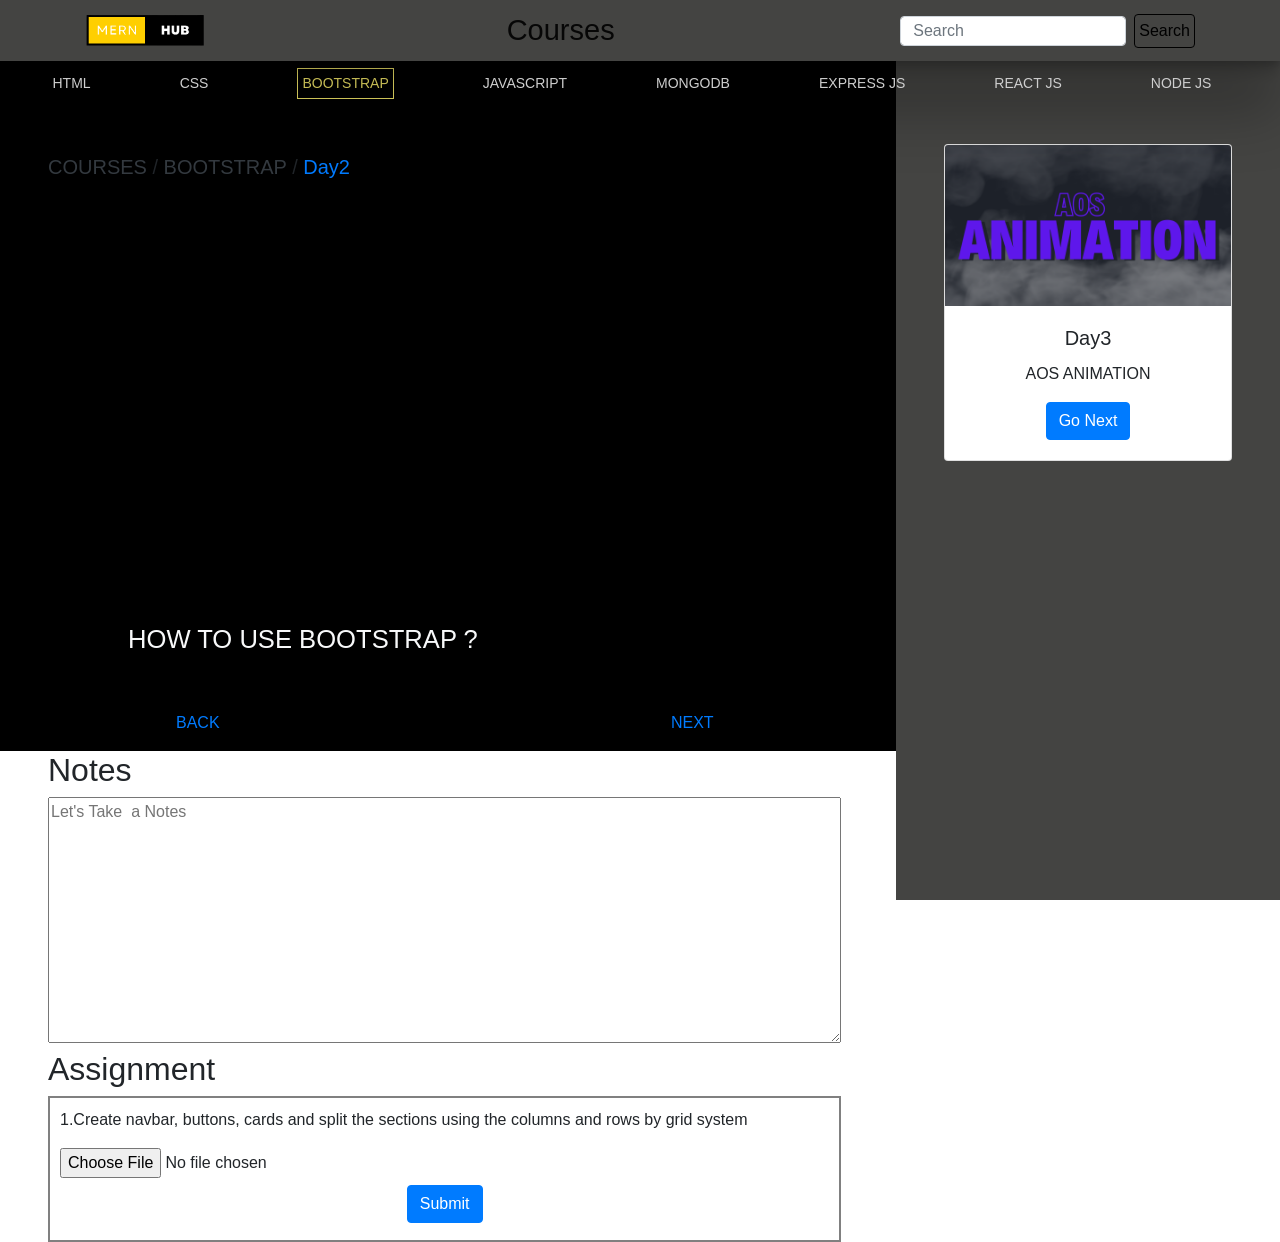
<file: courses/bootstrapb/twob.html>
<!DOCTYPE html>
<html lang="en">
<head>
  <meta charset="UTF-8">
  <meta name="viewport" content="width=device-width, initial-scale=1.0">
  <link rel="stylesheet" href="../assets/css/bootstrap.min.css">
  <link rel="stylesheet" href="https://cdnjs.cloudflare.com/ajax/libs/font-awesome/6.4.2/css/all.min.css">
  <link rel="icon" href="../images/bootstrap.png">  <title>BOOTSTRAP</title>


  <style>
    body{
  margin: 0px;
  padding: 0px;
  box-sizing: border-box;
  background-color:black;
  overflow-x: hidden !important;
}
.navbaro{
  background-color: #444442 !important;

  font-size: 12px;
  box-shadow: rgba(0, 0, 0, 0.25) 0px 54px 55px, rgba(0, 0, 0, 0.12) 0px -12px 30px, rgba(0, 0, 0, 0.12) 0px 4px 6px, rgba(0, 0, 0, 0.17) 0px 12px 13px, rgba(0, 0, 0, 0.09) 0px -3px 5px;
}
.navbar-brand{
  color: white !important;
}
.form-control{
  height: 30px !important;
}
.coursefirst{
  font-size: 29px;
  padding: 0px;
}
.firstbtn{
  border-color: black !important;
  color: black !important;
}
.firstbtn:hover{
  color: white !important;
}
.first:focus{
  outline:none !important;
}
/* ---------------------------------------- navtwo */
.navtwoh{
  margin-top: 60px;
  background: black !important;

}
.brando{
  color: white !important;
  font-size: 14px;
}
.brando:hover{
  color: #F4E869 !important;

}
.scroll{
  display: flex ;
  justify-content: space-around ;
  width: 100vw;
  z-index: 3;
}
.scroll .navtwospan{
  color: #F4E869 !important;
  border: 1px solid #F4E869;
  padding: 4px;
}
.sidenav{
  background: #444442 !important;
}




@media screen and (max-width: 1200px) {
  .main{
    width: 100vw !important;
    display: flex;
    justify-content: center;
  }
  .main iframe{
    width: 90vw !important;
    height: 70vw !important;
  }
  .sidenav{
    display: none !important;
  }
  .cont-to{
    margin-left: 5vw !important;
    margin-top: 2vw !important;
  }
  .cont-to h1{
    font-size: 5vw !important;
  }
  .scroll::-webkit-scrollbar {
    visibility: hidden ; 
  }
.scroll{
  display: flex;
  margin-left: 2vw;
  margin-right: 2vw;
  overflow-x: scroll;
  justify-content: start;
  gap: 12vw;
}
textarea{
  width: 100% !important;
}
.Assignment{
  width: 100% !important;
}
.next-back{
  width: 100% !important;
}

  }
  </style>


</head>
  <body>
    <section id="nav">
      <nav class="navbar navbaro navbar-expand-lg navbar-light bg-warning fixed-top">
      <div class="container">
        <a class="navbar-brand" href="#"><img src="../images/mernhub-logo.png" alt="" width="120vw "></a>
        <button class="navbar-toggler" type="button" data-toggle="collapse" data-target="#navbarSupportedContent" aria-controls="navbarSupportedContent" aria-expanded="false" aria-label="Toggle navigation">
            <span class="navbar-toggler-icon"></span>
          </button>
        
          <div class="collapse navbar-collapse" id="navbarSupportedContent">
            <ul class="navbar-nav m-auto">
              <li class="nav-item active">
                <a class="nav-link coursefirst " href="../courses.html">Courses<span class="sr-only">(current)</span></a>
              </li>
            </ul>
            <form class="form-inline my-2 my-lg-0">
              <input class="form-control outline-dark mr-sm-2 first" type="search" placeholder="Search" aria-label="Search">
              <button class="btn btn-outline-dark my-2 my-sm-0 p-1 firstbtn" type="submit">Search</button>
            </form>
          </div>
        </nav>
      </div>
    </section>
    <section id="navtwo" >
      <!-- As a link -->
      <nav class="navbar navbar-light bg-dark navtwoh ">
        <div class=" scroll">
          <a class="navbar-brand brando " href="../html.html">HTML</a>
          <a class="navbar-brand brando " href="../css.html">CSS</a>
          <a class="navbar-brand brando navtwospan" href="../bootstrap.html">BOOTSTRAP</a>
          <a class="navbar-brand brando " href="../javascript.html">JAVASCRIPT</a>
          <a class="navbar-brand brando " href="../mongodb.html">MONGODB</a>
          <a class="navbar-brand brando " href="../express.html">EXPRESS JS</a>
          <a class="navbar-brand brando " href="../react.html">REACT JS</a>
          <a class="navbar-brand brando " href="../node.html">NODE JS</a>
        </div>
      </nav>
    </section>
    <section>
      <h5 class="pt-5 pl-5"><a class="text-dark" href="../courses.html">COURSES</a> / <a class="text-dark" href="../bootstrap.html">BOOTSTRAP</a> / <a href="twob.html">Day2</a></h5>
    </section>
    <section>
      <div class="sidenav bg-dark fixed-top d-flex justify-content-center " style="width: 30%; height: 100vh; z-index: -1; left: 70vw; z-index: 2;">
        <div class="next mt-5  pt-5 text-center">
          <div class="card mt-5 " style="width: 18rem;">
            <img src="../images/WHAT (2).png" class="card-img-top" alt="...">
            <div class="card-body">
              <h5 class="card-title">Day3</h5>
              <p class="card-text">AOS ANIMATION</p>
              <a href="threeb.html" class="btn btn-primary">Go Next</a>
            </div>
          </div>
        </div>
      </div>
      <div class="main d-flex justify-content-center mt-5" style="width: 70%;">
        <iframe src="https://www.youtube.com/embed/0UpnQ5ZBIHw" frameborder="0" style="width: 50vw; height: 30vw;"></iframe>
      </div>
    </section>
    <section  style=" text-align: start; margin-left: 10vw; margin-top: 1vw;" class="cont-to">
      <h1  class="text-light pb-5" style="font-size: 2vw;">HOW TO USE BOOTSTRAP ?</h1>
      <div class="d-flex justify-content-between next-back" style="width: 55%;">
        <a href="oneb.html" class="  mx-5 mb-3 back">BACK</a>
      <a href="threeb.html" class="  mx-5 mb-3 next" >NEXT</a>
      </div>
    </section>
    <section id="notes" style="width: 100vw; background-color: white; " class="pl-5 pr-5">
      <div>
        <h2>Notes</h2>
        <textarea name="Notes" id="note" cols="50" rows="10" placeholder="Let's Take  a Notes" style="overflow: hidden; width: 67%;"></textarea>
        <h2>Assignment</h2>
        <div class="Assignment" style="width: 67%; border: solid 2px grey; padding: 10px;">
          <p>1.Create navbar, buttons, cards and split the sections using the columns and rows by grid system</p>
          <form action="">
            <input type="file"><br>
            <div class="btn d-flex justify-content-center">
              <a href="#" class="btn btn-primary">Submit</a>
            </div>
          </form>
        </div>        
      </div>
    </section>
  <script src="../assets/js/jquery.min.js"></script>
  <script src="../assets/js/bootstrap.bundle.min.js"></script>
</body>
</html>
</file>
